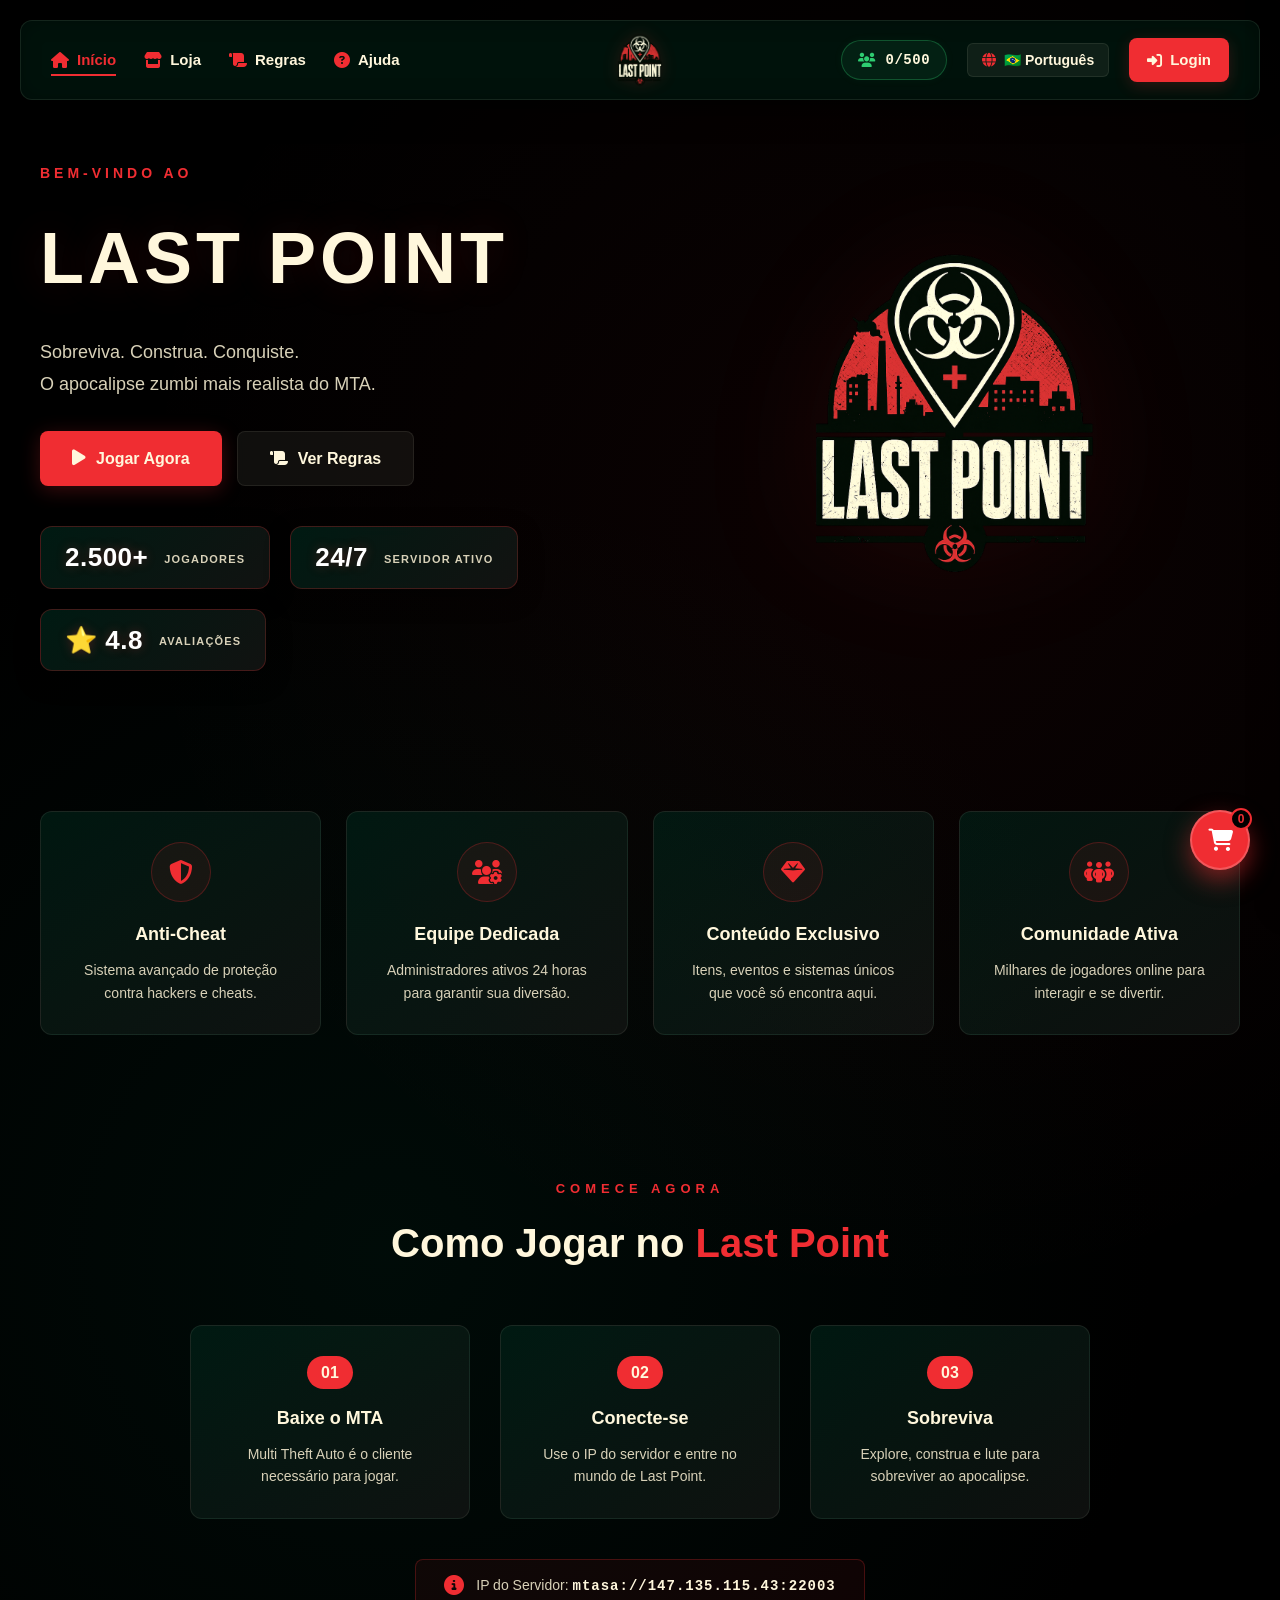
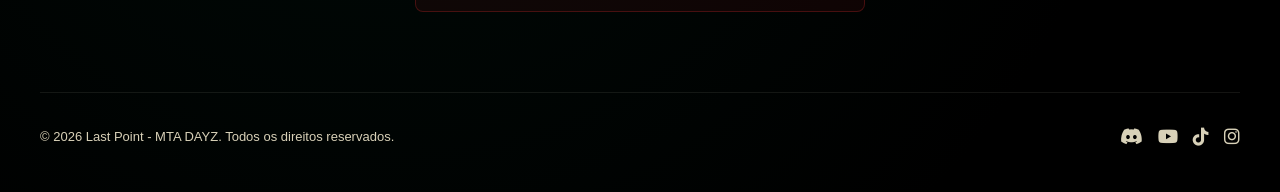
<file: index.html>
<!DOCTYPE html>
<html lang="pt-br">

<head>
    <meta charset="UTF-8">
    <meta name="viewport" content="width=device-width, initial-scale=1.0">
    <title>MTA DAYZ - Last Point</title>
    <link rel="stylesheet" href="css/style.css">
    <link rel="stylesheet" href="css/auth-modal.css">
    <link rel="stylesheet" href="https://cdnjs.cloudflare.com/ajax/libs/font-awesome/6.5.2/css/all.min.css">
</head>

<body>

    <video class="video-bg" autoplay muted loop playsinline>
        <source src="assets/video.mp4" type="video/mp4">
    </video>

    <!-- ==========================================
           NAVBAR
           ========================================== -->

    <nav class="navbar">

        <div class="navbar-esquerda">
            <a href="index.html" class="ativo">
                <i class="fa-solid fa-house"></i>
                <span data-trad-nav="inicio">Início</span>
            </a>
            <a href="loja.html">
                <i class="fa-solid fa-store"></i>
                <span data-trad-nav="loja">Loja</span>
            </a>
            <a href="regras.html">
                <i class="fa-solid fa-scroll"></i>
                <span data-trad-nav="regras">Regras</span>
            </a>
            <a href="ajuda.html">
                <i class="fa-solid fa-circle-question"></i>
                <span data-trad-nav="ajuda">Ajuda</span>
            </a>
        </div>

        <img
            class="navbar-logo"
            src="assets/logo.png"
            alt="Last Point - Logo"
        >

        <div class="navbar-direita">
        <a href="#" class="badge-online">
            <i class="fa-solid fa-users"></i>
            <span class="stat-numero" id="qtdPlayers">0/500</span>
        </a>
            <div class="container-idioma">
                <button class="botao-idioma">
                    <i class="fa-solid fa-globe"></i>
                    <span>🇧🇷 Português</span>
                </button>
                <div class="dropdown-idiomas">
                    <button class="opcao-idioma ativo" data-idioma="pt">
                        <span class="flag">🇧🇷</span>
                        Português
                    </button>
                    <button class="opcao-idioma" data-idioma="en">
                        <span class="flag">🇺🇸</span>
                        English
                    </button>
                </div>
            </div>
            <a href="#" class="botao-login">
                <i class="fa-solid fa-right-to-bracket"></i>
                <span data-trad-nav="login">Login</span>
            </a>

        </div>

    </nav>


    <!-- ==========================================
           CONTEÚDO PRINCIPAL
           ========================================== -->

    <main class="pagina-inicial">

        <section class="hero">
            <div class="hero-conteudo">
                <span class="hero-etiqueta" data-trad="bemVindo">Bem-vindo ao</span>
                <h1 data-trad="titulo">LAST POINT</h1>
                <p class="hero-descricao">
                    <span data-trad="subtitulo">Sobreviva. Construa. Conquiste.</span>
                    <br>
                    <span data-trad="descricao">O apocalipse zumbi mais realista do MTA.</span>
                </p>

                <div class="hero-botoes">
                    <a href="#" class="botao-primario">
                        <i class="fa-solid fa-play"></i>
                        <span data-trad="jogar">Jogar Agora</span>
                    </a>
                    <a href="regras.html" class="botao-secundario">
                        <i class="fa-solid fa-scroll"></i>
                        <span data-trad="verRegras">Ver Regras</span>
                    </a>
                </div>

                <div class="hero-stats">
                    <div class="stat-item">
                        <span class="stat-numero">2.500+</span>
                        <span class="stat-rotulo" data-trad="jogadores">Jogadores</span>
                    </div>
                    <div class="stat-item">
                        <span class="stat-numero">24/7</span>
                        <span class="stat-rotulo" data-trad="servidorAtivo">Servidor Ativo</span>
                    </div>
                    <div class="stat-item">
                        <span class="stat-numero">⭐ 4.8</span>
                        <span class="stat-rotulo" data-trad="avaliacoes">Avaliações</span>
                    </div>
                </div>
            </div>

            <div class="hero-imagem">
                <img src="assets/logo.png" alt="Last Point" class="hero-logo-grande">
            </div>
        </section>

        <section class="diferenciais">
            <div class="diferencial-card">
                <div class="diferencial-icone">
                    <i class="fa-solid fa-shield-halved"></i>
                </div>
                <h3 data-trad="diferenciais.antiCheat">Anti-Cheat</h3>
                <p data-trad="diferenciais.antiCheatDesc">Sistema avançado de proteção contra hackers e cheats.</p>
            </div>

            <div class="diferencial-card">
                <div class="diferencial-icone">
                    <i class="fa-solid fa-users-gear"></i>
                </div>
                <h3 data-trad="diferenciais.equipe">Equipe Dedicada</h3>
                <p data-trad="diferenciais.equipeDesc">Administradores ativos 24 horas para garantir sua diversão.</p>
            </div>

            <div class="diferencial-card">
                <div class="diferencial-icone">
                    <i class="fa-solid fa-gem"></i>
                </div>
                <h3 data-trad="diferenciais.conteudo">Conteúdo Exclusivo</h3>
                <p data-trad="diferenciais.conteudoDesc">Itens, eventos e sistemas únicos que você só encontra aqui.</p>
            </div>

            <div class="diferencial-card">
                <div class="diferencial-icone">
                    <i class="fa-solid fa-people-group"></i>
                </div>
                <h3 data-trad="diferenciais.comunidade">Comunidade Ativa</h3>
                <p data-trad="diferenciais.comunidadeDesc">Milhares de jogadores online para interagir e se divertir.</p>
            </div>
        </section>

        <section class="como-jogar">
            <span class="secao-etiqueta" data-trad="comoJogar.cagora">Comece Agora</span>
            <h2>
                <span data-trad="comoJogar.titulo">Como Jogar no</span>
                <span class="destaque-texto" data-trad="comoJogar.destaque">Last Point</span>
            </h2>

            <div class="passos-grid">
                <div class="passo-item">
                    <span class="passo-numero">01</span>
                    <h4 data-trad="comoJogar.passo1">Baixe o MTA</h4>
                    <p data-trad="comoJogar.passo1Desc">Multi Theft Auto é o cliente necessário para jogar.</p>
                </div>

                <div class="passo-item">
                    <span class="passo-numero">02</span>
                    <h4 data-trad="comoJogar.passo2">Conecte-se</h4>
                    <p data-trad="comoJogar.passo2Desc">Use o IP do servidor e entre no mundo de Last Point.</p>
                </div>

                <div class="passo-item">
                    <span class="passo-numero">03</span>
                    <h4 data-trad="comoJogar.passo3">Sobreviva</h4>
                    <p data-trad="comoJogar.passo3Desc">Explore, construa e lute para sobreviver ao apocalipse.</p>
                </div>
            </div>

            <div class="passo-extra">
                <i class="fa-solid fa-circle-info"></i>
                <p>
                    <span data-trad="comoJogar.ipServidor">IP do Servidor:</span>
                    <span class="ip-servidor">mtasa://147.135.115.43:22003</span>
                </p>
            </div>
        </section>

        <footer class="rodape">
            <p>© 2026 Last Point - MTA DAYZ. <span data-trad="rodape">Todos os direitos reservados.</span></p>
            <div class="rodape-social">
                <a href="#discord"><i class="fa-brands fa-discord"></i></a>
                <a href="#yt"><i class="fa-brands fa-youtube"></i></a>
                <a href="#tiktok"><i class="fa-brands fa-tiktok"></i></a>
                <a href="#ig"><i class="fa-brands fa-instagram"></i></a>
            </div>
        </footer>

    </main>

    <script src="js/traducoes.js"></script>
    <script src="js/idioma.js"></script>
    <script src="js/auth.js"></script>

    <!-- Botão Fixo de Acesso ao Carrinho -->
<button class="botao-carrinho-fixo" id="abrirCarrinho">
    <i class="fa-solid fa-cart-shopping"></i>
    <span class="carrinho-badge" id="carrinhoQtd">0</span>
</button>

<!-- Drawer / Aba Lateral do Carrinho -->
<div class="carrinho-drawer-overlay" id="carrinhoOverlay"></div>
<aside class="carrinho-drawer" id="carrinhoDrawer">
    <div class="carrinho-cabecalho">
        <h2><i class="fa-solid fa-cart-shopping"></i> Meu Carrinho</h2>
        <button class="fechar-drawer" id="fecharCarrinho">&times;</button>
    </div>
    <div class="carrinho-conteudo" id="carrinhoItens">
        <p class="carrinho-vazio">Seu carrinho está vazio.</p>
    </div>
    <div class="carrinho-rodape">
        <div class="carrinho-total">
            <span>Total:</span>
            <strong id="carrinhoTotal">R$ 0,00</strong>
        </div>
        <button class="botao-finalizar" id="btnFinalizarCompra">Finalizar Compra</button>
    </div>
</aside>

<!-- Modal de Login Re-estilizado -->
<div class="modal-auth-overlay" id="authModalOverlay">
    <div class="modal-auth">
        <button class="fechar-modal" id="fecharAuthModal">&times;</button>
        <div class="auth-cabecalho">
            <i class="fa-solid fa-shield-halved"></i>
            <h2>Área do Jogador</h2>
            <p>Entre na sua conta para continuar</p>
        </div>
        <form id="formLogin" class="form-auth">
            <div class="campo-grupo">
                <label for="inputUsuario">Usuário</label>
                <div class="input-com-icone">
                    <i class="fa-solid fa-user"></i>
                    <input type="text" id="inputUsuario" placeholder="Digite seu usuário" required>
                </div>
            </div>
            <div class="campo-grupo">
                <label for="inputSenha">Senha</label>
                <div class="input-com-icone">
                    <i class="fa-solid fa-lock"></i>
                    <input type="password" id="inputSenha" placeholder="Digite sua senha" required>
                </div>
            </div>
            <div id="mensagemErro" class="mensagem-erro"></div>
            <button type="submit" class="botao-submit-auth">
                <i class="fa-solid fa-right-to-bracket"></i> Entrar
            </button>
        </form>
    </div>
</div>

</body>
</html>
</file>
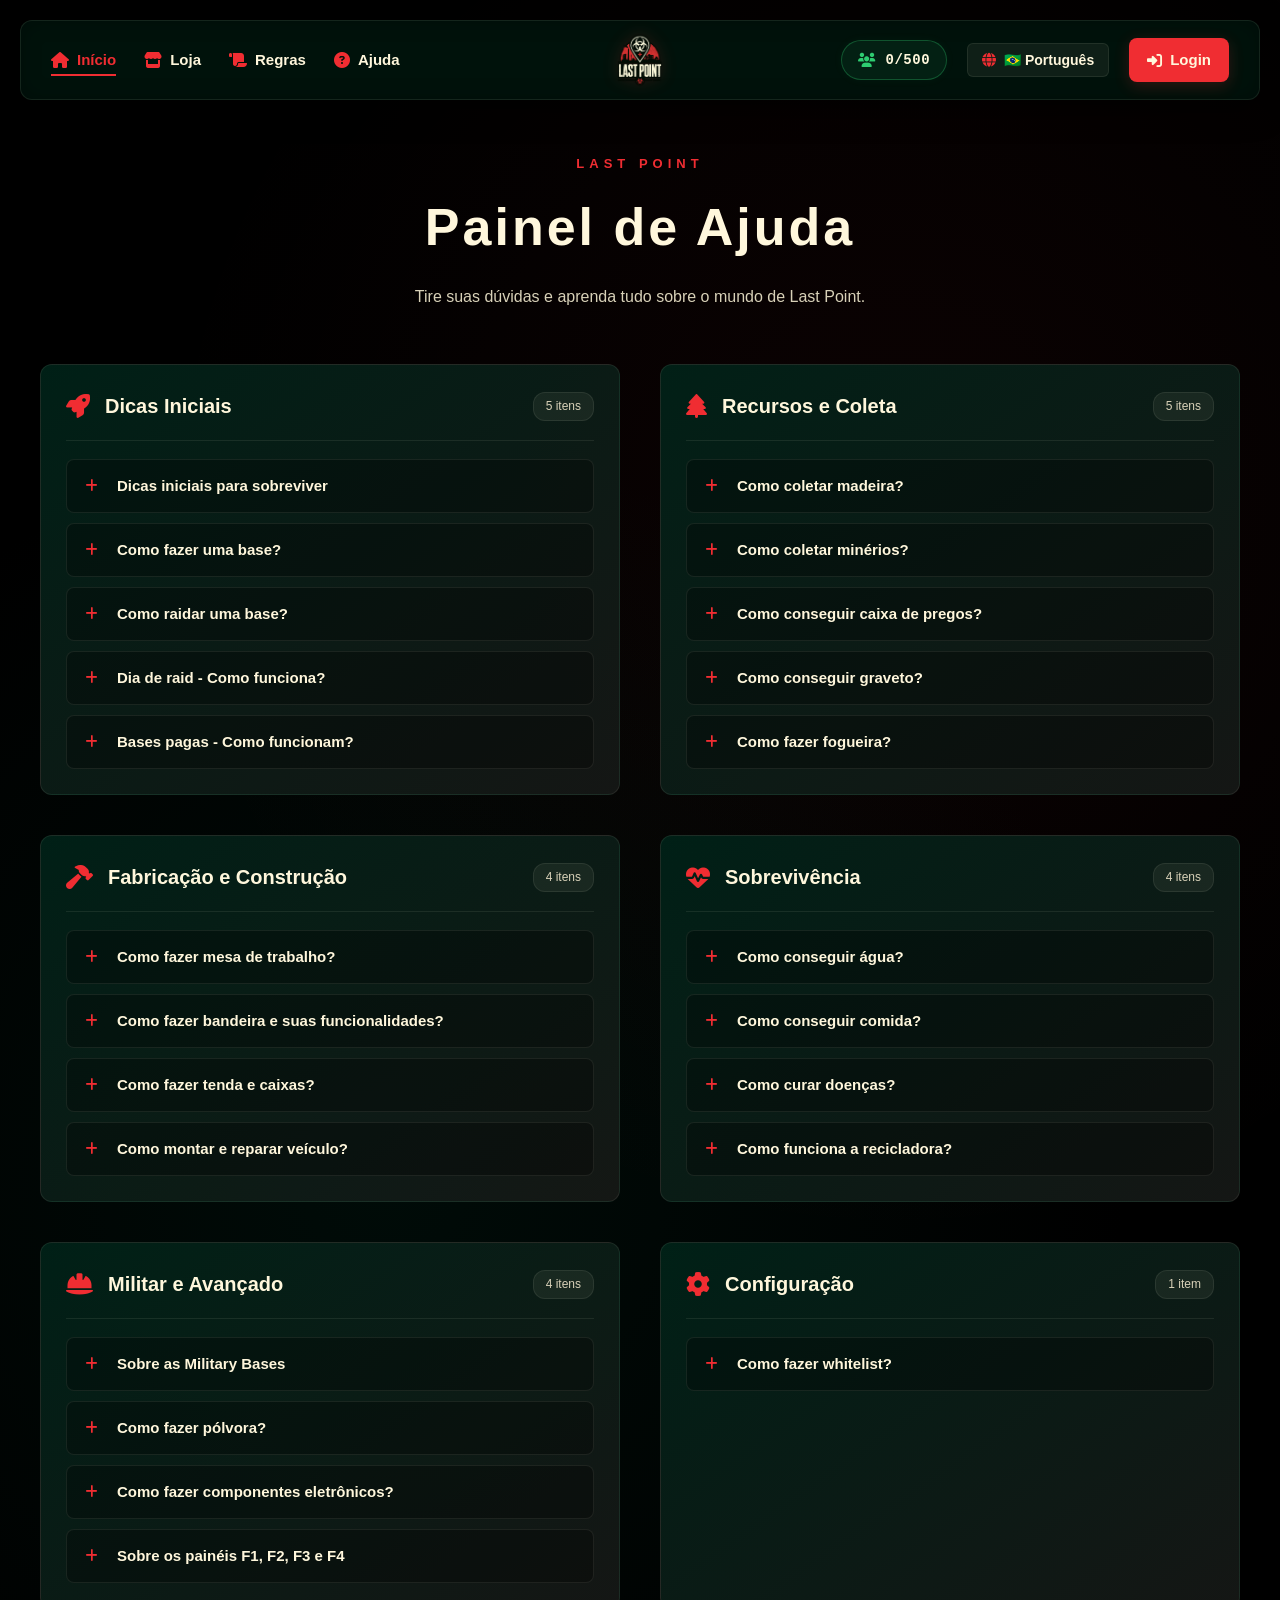
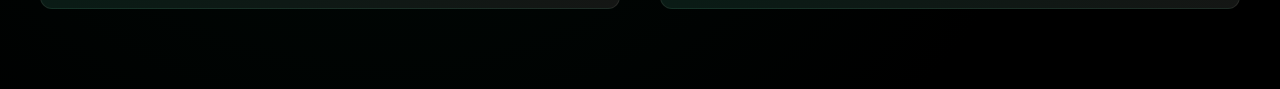
<file: ajuda.html>
<!DOCTYPE html>
<html lang="pt-br">

<head>
    <meta charset="UTF-8">
    <meta name="viewport" content="width=device-width, initial-scale=1.0">
    <title>Painel de Ajuda - MTA DAYZ | Last Point</title>

    <link rel="stylesheet" href="css/style.css">
    <link rel="stylesheet" href="css/ajuda.css">

    <link
        rel="stylesheet"
        href="https://cdnjs.cloudflare.com/ajax/libs/font-awesome/6.5.2/css/all.min.css"
    >
</head>

<body>

    <video class="video-bg" autoplay muted loop playsinline>
        <source src="assets/video.mp4" type="video/mp4">
    </video>
    
    <!-- ==========================================
           NAVBAR
           ========================================== -->

    <nav class="navbar">

        <div class="navbar-esquerda">
            <a href="index.html" class="ativo">
                <i class="fa-solid fa-house"></i>
                <span data-trad-nav="inicio">Início</span>
            </a>
            <a href="loja.html">
                <i class="fa-solid fa-store"></i>
                <span data-trad-nav="loja">Loja</span>
            </a>
            <a href="regras.html">
                <i class="fa-solid fa-scroll"></i>
                <span data-trad-nav="regras">Regras</span>
            </a>
            <a href="ajuda.html">
                <i class="fa-solid fa-circle-question"></i>
                <span data-trad-nav="ajuda">Ajuda</span>
            </a>
        </div>

        <img
            class="navbar-logo"
            src="assets/logo.png"
            alt="Last Point - Logo"
        >

        <div class="navbar-direita">
        <a href="#" class="badge-online">
            <i class="fa-solid fa-users"></i>
            <span class="stat-numero" id="qtdPlayers">0/500</span>
        </a>
            <div class="container-idioma">
                <button class="botao-idioma">
                    <i class="fa-solid fa-globe"></i>
                    <span>🇧🇷 Português</span>
                </button>
                <div class="dropdown-idiomas">
                    <button class="opcao-idioma ativo" data-idioma="pt">
                        <span class="flag">🇧🇷</span>
                        Português
                    </button>
                    <button class="opcao-idioma" data-idioma="en">
                        <span class="flag">🇺🇸</span>
                        English
                    </button>
                </div>
            </div>
            <a href="#" class="botao-login">
                <i class="fa-solid fa-right-to-bracket"></i>
                <span data-trad-nav="login">Login</span>
            </a>

        </div>

    </nav>


    <!-- ==========================================
           CONTEÚDO PRINCIPAL - AJUDA
           ========================================== -->

    <main class="pagina-ajuda">

        <section class="cabecalho-ajuda">
            <span class="etiqueta-ajuda">Last Point</span>
            <h1 data-trad="titulo">Painel de Ajuda</h1>
            <p data-trad="subtitulo">
                Tire suas dúvidas e aprenda tudo sobre o mundo de Last Point.
            </p>
        </section>

        <section class="grade-ajuda">

            <!-- CATEGORIA 1 - INICIAIS -->
            <div class="categoria-ajuda">
                <div class="cabecalho-categoria">
                    <i class="fa-solid fa-rocket"></i>
                    <h2 data-trad="cat1_titulo">Dicas Iniciais</h2>
                    <span class="quantidade" data-trad="cat1_qtd">5 itens</span>
                </div>
                <div class="lista-duvidas">

                    <div class="item-duvida">
                        <div class="duvida-header" onclick="toggleDuvida(this)">
                            <i class="fa-solid fa-plus icone-toggle"></i>
                            <h3 data-trad="q1_title">Dicas iniciais para sobreviver</h3>
                        </div>
                        <div class="duvida-resposta">
                            <p data-trad="q1_p1"><strong>1. Priorize água e comida:</strong> Sua barra de fome e sede são essenciais. Procure por poços, rios e saqueie casas em busca de alimentos.</p>
                            <p data-trad="q1_p2"><strong>2. Fique atento aos zumbis:</strong> Evite confrontos desnecessários no início. Use furtividade para se locomover.</p>
                            <p data-trad="q1_p3"><strong>3. Junte-se a outros sobreviventes:</strong> Grupos aumentam suas chances de sobrevivência.</p>
                            <p data-trad="q1_p4"><strong>4. Faça uma base simples:</strong> Comece com uma estrutura pequena para guardar seus itens.</p>
                            <p data-trad="q1_p5"><strong>5. Explore com cuidado:</strong> Conheça o mapa e saiba onde encontrar recursos importantes.</p>
                        </div>
                    </div>

                    <div class="item-duvida">
                        <div class="duvida-header" onclick="toggleDuvida(this)">
                            <i class="fa-solid fa-plus icone-toggle"></i>
                            <h3 data-trad="q2_title">Como fazer uma base?</h3>
                        </div>
                        <div class="duvida-resposta">
                            <p data-trad="q2_p1">Para construir sua base, você precisará de <strong>madeira</strong> e <strong>pregos</strong>.</p>
                            <ol>
                                <li data-trad="q2_li1">Colete madeira com um machado (F1 → Ferramentas).</li>
                                <li data-trad="q2_li2">Consiga pregos em caixas de ferramentas ou na recicladora.</li>
                                <li data-trad="q2_li3">Acesse o menu de construção (F2) e selecione "Construir Base".</li>
                                <li data-trad="q2_li4">Escolha o local e comece a montar sua estrutura.</li>
                            </ol>
                            <p data-trad="q2_dica"><strong>💡 Dica:</strong> Bases mais resistentes exigem materiais melhores como tijolos e cimento.</p>
                        </div>
                    </div>

                    <div class="item-duvida">
                        <div class="duvida-header" onclick="toggleDuvida(this)">
                            <i class="fa-solid fa-plus icone-toggle"></i>
                            <h3 data-trad="q3_title">Como raidar uma base?</h3>
                        </div>
                        <div class="duvida-resposta">
                            <p data-trad="q3_p1">Raidar uma base requer preparação e ferramentas adequadas:</p>
                            <ol>
                                <li data-trad="q3_li1"><strong>Ferramentas de arrombamento:</strong> Marreta, pé de cabra ou explosivos.</li>
                                <li data-trad="q3_li2"><strong>Observe a estrutura:</strong> Identifique pontos fracos (portas, janelas).</li>
                                <li data-trad="q3_li3"><strong>Use explosivos:</strong> C4, granadas ou foguetes para paredes mais fortes.</li>
                                <li data-trad="q3_li4"><strong>Tenha um plano de fuga:</strong> Outros jogadores podem aparecer.</li>
                            </ol>
                            <p data-trad="q3_aviso"><strong>⚠️ Atenção:</strong> Raidar bases de outros jogadores tem regras específicas. Consulte as <a href="regras.html">Regras do Servidor</a>.</p>
                        </div>
                    </div>

                    <div class="item-duvida">
                        <div class="duvida-header" onclick="toggleDuvida(this)">
                            <i class="fa-solid fa-plus icone-toggle"></i>
                            <h3 data-trad="q4_title">Dia de raid - Como funciona?</h3>
                        </div>
                        <div class="duvida-resposta">
                            <p data-trad="q4_p1">O <strong>Dia de Raid</strong> é um evento especial onde as bases ficam vulneráveis em horários específicos.</p>
                            <ul>
                                <li data-trad="q4_li1"><strong>Horários:</strong> Aos sábados das 14h às 18h (horário de Brasília).</li>
                                <li data-trad="q4_li2"><strong>Proteção:</strong> Durante os dias normais, as bases são protegidas.</li>
                                <li data-trad="q4_li3"><strong>Recompensas:</strong> Saques maiores e itens raros estão disponíveis.</li>
                            </ul>
                            <p data-trad="q4_dica"><strong>🎯 Estratégia:</strong> Planeje seus ataques e forme alianças para aumentar suas chances.</p>
                        </div>
                    </div>

                    <div class="item-duvida">
                        <div class="duvida-header" onclick="toggleDuvida(this)">
                            <i class="fa-solid fa-plus icone-toggle"></i>
                            <h3 data-trad="q5_title">Bases pagas - Como funcionam?</h3>
                        </div>
                        <div class="duvida-resposta">
                            <p data-trad="q5_p1">Bases pagas são áreas seguras adquiridas com <strong>Coins</strong> (moeda do servidor).</p>
                            <ul>
                                <li data-trad="q5_li1"><strong>Proteção total:</strong> Nenhum jogador pode invadir sua base paga.</li>
                                <li data-trad="q5_li2"><strong>Armazenamento seguro:</strong> Seus itens ficam protegidos contra roubos.</li>
                                <li data-trad="q5_li3"><strong>Personalização:</strong> Você pode decorar e expandir sua base.</li>
                                <li data-trad="q5_li4"><strong>Valores:</strong> A partir de R$ 19,90 (consulte a <a href="loja.html">Loja</a>).</li>
                            </ul>
                            <p data-trad="q5_dica"><strong>💡 Vantagem:</strong> Ideal para quem quer jogar com tranquilidade sem perder seus itens.</p>
                        </div>
                    </div>

                </div>
            </div>

            <!-- CATEGORIA 2 - RECURSOS E COLETA -->
            <div class="categoria-ajuda">
                <div class="cabecalho-categoria">
                    <i class="fa-solid fa-tree"></i>
                    <h2 data-trad="cat2_titulo">Recursos e Coleta</h2>
                    <span class="quantidade" data-trad="cat2_qtd">5 itens</span>
                </div>
                <div class="lista-duvidas">

                    <div class="item-duvida">
                        <div class="duvida-header" onclick="toggleDuvida(this)">
                            <i class="fa-solid fa-plus icone-toggle"></i>
                            <h3 data-trad="q6_title">Como coletar madeira?</h3>
                        </div>
                        <div class="duvida-resposta">
                            <p data-trad="q6_p1">Para coletar madeira você precisa de um <strong>machado</strong>.</p>
                            <ol>
                                <li data-trad="q6_li1">Acesse o menu <strong>F1 → Ferramentas</strong> e pegue um machado.</li>
                                <li data-trad="q6_li2">Encontre árvores pelo mapa (áreas verdes e florestas).</li>
                                <li data-trad="q6_li3">Com o machado em mãos, clique nas árvores para coletar.</li>
                                <li data-trad="q6_li4">Cada árvore rende de 5 a 15 unidades de madeira.</li>
                            </ol>
                            <p data-trad="q6_dica"><strong>💡 Dica:</strong> Use uma motosserra para coletar madeira mais rápido.</p>
                        </div>
                    </div>

                    <div class="item-duvida">
                        <div class="duvida-header" onclick="toggleDuvida(this)">
                            <i class="fa-solid fa-plus icone-toggle"></i>
                            <h3 data-trad="q7_title">Como coletar minérios?</h3>
                        </div>
                        <div class="duvida-resposta">
                            <p data-trad="q7_p1">Minérios são essenciais para fabricar itens avançados.</p>
                            <ol>
                                <li data-trad="q7_li1">Pegue uma <strong>picareta</strong> no menu F1 → Ferramentas.</li>
                                <li data-trad="q7_li2">Encontre pedras e minas espalhadas pelo mapa.</li>
                                <li data-trad="q7_li3">Use a picareta para quebrar as rochas e coletar minérios.</li>
                                <li data-trad="q7_li4"><strong>Tipos de minério:</strong> Ferro, Cobre, Ouro, Titânio e Urânio.</li>
                            </ol>
                            <p data-trad="q7_dica"><strong>⚠️ Cuidado:</strong> Algumas áreas têm minérios mais raros, mas também mais perigosas.</p>
                        </div>
                    </div>

                    <div class="item-duvida">
                        <div class="duvida-header" onclick="toggleDuvida(this)">
                            <i class="fa-solid fa-plus icone-toggle"></i>
                            <h3 data-trad="q8_title">Como conseguir caixa de pregos?</h3>
                        </div>
                        <div class="duvida-resposta">
                            <p data-trad="q8_p1">Pregos são essenciais para construções e reparos.</p>
                            <ul>
                                <li data-trad="q8_li1"><strong>Lojas:</strong> Compre em mercados e lojas pelo mapa.</li>
                                <li data-trad="q8_li2"><strong>Saque:</strong> Encontre em garagens, oficinas e construções abandonadas.</li>
                                <li data-trad="q8_li3"><strong>Reciclagem:</strong> Utilize a recicladora para transformar sucata em pregos.</li>
                                <li data-trad="q8_li4"><strong>Troca:</strong> Negocie com outros jogadores.</li>
                            </ul>
                            <p data-trad="q8_dica"><strong>💡 Dica:</strong> Caixas de ferramentas geralmente contêm pregos.</p>
                        </div>
                    </div>

                    <div class="item-duvida">
                        <div class="duvida-header" onclick="toggleDuvida(this)">
                            <i class="fa-solid fa-plus icone-toggle"></i>
                            <h3 data-trad="q9_title">Como conseguir graveto?</h3>
                        </div>
                        <div class="duvida-resposta">
                            <p data-trad="q9_p1">Gravetos são usados para fazer fogueiras e itens básicos.</p>
                            <ul>
                                <li data-trad="q9_li1"><strong>Árvores caídas:</strong> Interaja com troncos no chão.</li>
                                <li data-trad="q9_li2"><strong>Arbustos:</strong> Alguns arbustos podem ser quebrados para gravetos.</li>
                                <li data-trad="q9_li3"><strong>Saque:</strong> Encontre em casas e construções abandonadas.</li>
                                <li data-trad="q9_li4"><strong>Ferramenta:</strong> Use uma faca ou machado para coletar mais rápido.</li>
                            </ul>
                        </div>
                    </div>

                    <div class="item-duvida">
                        <div class="duvida-header" onclick="toggleDuvida(this)">
                            <i class="fa-solid fa-plus icone-toggle"></i>
                            <h3 data-trad="q10_title">Como fazer fogueira?</h3>
                        </div>
                        <div class="duvida-resposta">
                            <p data-trad="q10_p1">A fogueira é essencial para cozinhar e se aquecer.</p>
                            <ol>
                                <li data-trad="q10_li1">Colete <strong>gravetos</strong> (veja item acima).</li>
                                <li data-trad="q10_li2">Acesse o menu de <strong>Fabricação (F3)</strong>.</li>
                                <li data-trad="q10_li3">Selecione "Fogueira" e confirme.</li>
                                <li data-trad="q10_li4">Posicione a fogueira no chão e acenda com isqueiro ou fósforos.</li>
                            </ol>
                            <p data-trad="q10_dica"><strong>💡 Dica:</strong> Você pode cozinhar alimentos na fogueira.</p>
                        </div>
                    </div>

                </div>
            </div>

            <!-- CATEGORIA 3 - FABRICAÇÃO E CONSTRUÇÃO -->
            <div class="categoria-ajuda">
                <div class="cabecalho-categoria">
                    <i class="fa-solid fa-hammer"></i>
                    <h2 data-trad="cat3_titulo">Fabricação e Construção</h2>
                    <span class="quantidade" data-trad="cat3_qtd">4 itens</span>
                </div>
                <div class="lista-duvidas">

                    <div class="item-duvida">
                        <div class="duvida-header" onclick="toggleDuvida(this)">
                            <i class="fa-solid fa-plus icone-toggle"></i>
                            <h3 data-trad="q11_title">Como fazer mesa de trabalho?</h3>
                        </div>
                        <div class="duvida-resposta">
                            <p data-trad="q11_p1">A mesa de trabalho permite fabricar itens avançados.</p>
                            <ol>
                                <li data-trad="q11_li1">Consiga <strong>madeira</strong> e <strong>pregos</strong>.</li>
                                <li data-trad="q11_li2">Acesse o menu de <strong>Fabricação (F3)</strong>.</li>
                                <li data-trad="q11_li3">Selecione "Mesa de Trabalho" e confirme.</li>
                                <li data-trad="q11_li4">Posicione a mesa em sua base.</li>
                            </ol>
                            <p data-trad="q11_dica"><strong>💡 Benefício:</strong> Com a mesa você pode fazer armas, munição e equipamentos.</p>
                        </div>
                    </div>

                    <div class="item-duvida">
                        <div class="duvida-header" onclick="toggleDuvida(this)">
                            <i class="fa-solid fa-plus icone-toggle"></i>
                            <h3 data-trad="q12_title">Como fazer bandeira e suas funcionalidades?</h3>
                        </div>
                        <div class="duvida-resposta">
                            <p data-trad="q12_p1">A bandeira é o coração da sua base!</p>
                            <h4 data-trad="q12_h4_1">Como fazer:</h4>
                            <ol>
                                <li data-trad="q12_li1">Consiga <strong>tecido</strong> e <strong>madeira</strong>.</li>
                                <li data-trad="q12_li2">Use o menu <strong>Fabricação (F3)</strong>.</li>
                                <li data-trad="q12_li3">Selecione "Bandeira" e confirme.</li>
                            </ol>
                            <h4 data-trad="q12_h4_2">Funcionalidades:</h4>
                            <ul>
                                <li data-trad="q12_li4"><strong>Proteção de área:</strong> Cria uma zona segura ao redor.</li>
                                <li data-trad="q12_li5"><strong>Fast Travel:</strong> Permite teleporte para sua base (com tempo de espera).</li>
                                <li data-trad="q12_li6"><strong>Reviver companheiros:</strong> Membros do grupo podem ser revividos na bandeira.</li>
                            </ul>
                        </div>
                    </div>

                    <div class="item-duvida">
                        <div class="duvida-header" onclick="toggleDuvida(this)">
                            <i class="fa-solid fa-plus icone-toggle"></i>
                            <h3 data-trad="q13_title">Como fazer tenda e caixas?</h3>
                        </div>
                        <div class="duvida-resposta">
                            <p data-trad="q13_p1">Tendas e caixas são usadas para armazenar seus itens.</p>
                            <h4 data-trad="q13_h4_1">Tenda:</h4>
                            <ol>
                                <li data-trad="q13_li1">Consiga <strong>lona</strong> e <strong>cordas</strong>.</li>
                                <li data-trad="q13_li2">Acesse <strong>Fabricação (F3) → Armazenamento</strong>.</li>
                                <li data-trad="q13_li3">Selecione "Tenda" e posicione.</li>
                            </ol>
                            <h4 data-trad="q13_h4_2">Caixas:</h4>
                            <ol>
                                <li data-trad="q13_li4">Consiga <strong>madeira</strong> e <strong>pregos</strong>.</li>
                                <li data-trad="q13_li5">Acesse <strong>Fabricação (F3) → Armazenamento</strong>.</li>
                                <li data-trad="q13_li6">Selecione "Caixa" e posicione.</li>
                            </ol>
                            <p data-trad="q13_dica"><strong>💡 Dica:</strong> Caixas são mais seguras que tendas, mas exigem mais recursos.</p>
                        </div>
                    </div>

                    <div class="item-duvida">
                        <div class="duvida-header" onclick="toggleDuvida(this)">
                            <i class="fa-solid fa-plus icone-toggle"></i>
                            <h3 data-trad="q14_title">Como montar e reparar veículo?</h3>
                        </div>
                        <div class="duvida-resposta">
                            <p data-trad="q14_p1">Veículos são essenciais para explorar o mapa rapidamente.</p>
                            <h4 data-trad="q14_h4_1">Como montar:</h4>
                            <ol>
                                <li data-trad="q14_li1">Encontre as <strong>peças</strong> do veículo (motor, rodas, chassis).</li>
                                <li data-trad="q14_li2">Monte no menu <strong>F3 → Veículos</strong>.</li>
                                <li data-trad="q14_li3">Use <strong>combustível</strong> para abastecer.</li>
                            </ol>
                            <h4 data-trad="q14_h4_2">Como reparar:</h4>
                            <ol>
                                <li data-trad="q14_li4">Use um <strong>kit de reparo</strong> ou <strong>ferramentas</strong>.</li>
                                <li data-trad="q14_li5">Acesse o veículo e selecione "Reparar".</li>
                                <li data-trad="q14_li6">Peças danificadas podem ser trocadas.</li>
                            </ol>
                            <p data-trad="q14_dica"><strong>⚠️ Atenção:</strong> Veículos fazem barulho e atraem zumbis!</p>
                        </div>
                    </div>

                </div>
            </div>

            <!-- CATEGORIA 4 - SOBREVIVÊNCIA -->
            <div class="categoria-ajuda">
                <div class="cabecalho-categoria">
                    <i class="fa-solid fa-heart-pulse"></i>
                    <h2 data-trad="cat4_titulo">Sobrevivência</h2>
                    <span class="quantidade" data-trad="cat4_qtd">4 itens</span>
                </div>
                <div class="lista-duvidas">

                    <div class="item-duvida">
                        <div class="duvida-header" onclick="toggleDuvida(this)">
                            <i class="fa-solid fa-plus icone-toggle"></i>
                            <h3 data-trad="q15_title">Como conseguir água?</h3>
                        </div>
                        <div class="duvida-resposta">
                            <p data-trad="q15_p1">Água é vital para sua sobrevivência.</p>
                            <ul>
                                <li data-trad="q15_li1"><strong>Poços:</strong> Use um balde para coletar água.</li>
                                <li data-trad="q15_li2"><strong>Rios e lagos:</strong> Beba diretamente (risco de doenças).</li>
                                <li data-trad="q15_li3"><strong>Chuva:</strong> Coloque recipientes para coletar água da chuva.</li>
                                <li data-trad="q15_li4"><strong>Comida:</strong> Alguns alimentos fornecem hidratação.</li>
                                <li data-trad="q15_li5"><strong>Purificador:</strong> Use pastilhas ou ferva a água para purificar.</li>
                            </ul>
                            <p data-trad="q15_dica"><strong>💡 Dica:</strong> Sempre tenha uma garrafa de água reserva.</p>
                        </div>
                    </div>

                    <div class="item-duvida">
                        <div class="duvida-header" onclick="toggleDuvida(this)">
                            <i class="fa-solid fa-plus icone-toggle"></i>
                            <h3 data-trad="q16_title">Como conseguir comida?</h3>
                        </div>
                        <div class="duvida-resposta">
                            <p data-trad="q16_p1">Comida mantém sua energia e saúde.</p>
                            <ul>
                                <li data-trad="q16_li1"><strong>Caça:</strong> Cace animais com armas ou armadilhas.</li>
                                <li data-trad="q16_li2"><strong>Coleta:</strong> Frutas, vegetais e cogumelos estão pelo mapa.</li>
                                <li data-trad="q16_li3"><strong>Saque:</strong> Encontre enlatados em casas e mercados.</li>
                                <li data-trad="q16_li4"><strong>Pesca:</strong> Use uma vara de pescar em rios e lagos.</li>
                                <li data-trad="q16_li5"><strong>Agricultura:</strong> Plante sementes e cultive alimentos.</li>
                            </ul>
                            <p data-trad="q16_dica"><strong>⚠️ Cuidado:</strong> Comida crua pode causar doenças. Cozinhe antes de comer.</p>
                        </div>
                    </div>

                    <div class="item-duvida">
                        <div class="duvida-header" onclick="toggleDuvida(this)">
                            <i class="fa-solid fa-plus icone-toggle"></i>
                            <h3 data-trad="q17_title">Como curar doenças?</h3>
                        </div>
                        <div class="duvida-resposta">
                            <p data-trad="q17_p1">Doenças podem ser fatais se não tratadas.</p>
                            <h4 data-trad="q17_h4_1">Tipos de doenças:</h4>
                            <ul>
                                <li data-trad="q17_li1"><strong>Infecção:</strong> Causada por feridas não tratadas.</li>
                                <li data-trad="q17_li2"><strong>Envenenamento:</strong> Comida estragada ou água contaminada.</li>
                                <li data-trad="q17_li3"><strong>Hipotermia:</strong> Ficar muito tempo no frio.</li>
                                <li data-trad="q17_li4"><strong>Insolação:</strong> Exposição excessiva ao sol.</li>
                            </ul>
                            <h4 data-trad="q17_h4_2">Remédios:</h4>
                            <ul>
                                <li data-trad="q17_li5"><strong>Antibióticos:</strong> Curam infecções.</li>
                                <li data-trad="q17_li6"><strong>Carvão ativado:</strong> Trata envenenamento.</li>
                                <li data-trad="q17_li7"><strong>Remédios:</strong> Encontre em hospitais e farmácias.</li>
                                <li data-trad="q17_li8"><strong>Ervas medicinais:</strong> Coletadas na natureza.</li>
                            </ul>
                            <p data-trad="q17_dica"><strong>💡 Dica:</strong> Previna-se mantendo alimentação e hidratação em dia.</p>
                        </div>
                    </div>

                    <div class="item-duvida">
                        <div class="duvida-header" onclick="toggleDuvida(this)">
                            <i class="fa-solid fa-plus icone-toggle"></i>
                            <h3 data-trad="q18_title">Como funciona a recicladora?</h3>
                        </div>
                        <div class="duvida-resposta">
                            <p data-trad="q18_p1">A recicladora transforma itens inúteis em recursos valiosos.</p>
                            <ol>
                                <li data-trad="q18_li1">Construa a recicladora no menu <strong>F3 → Construção</strong>.</li>
                                <li data-trad="q18_li2">Coloque itens que você não usa (roupas, latas, sucata).</li>
                                <li data-trad="q18_li3">A recicladora processa e gera <strong>materiais</strong> como:</li>
                                <ul>
                                    <li data-trad="q18_subli1"><strong>Tecido</strong> (de roupas)</li>
                                    <li data-trad="q18_subli2"><strong>Metal</strong> (de ferramentas)</li>
                                    <li data-trad="q18_subli3"><strong>Plástico</strong> (de garrafas)</li>
                                    <li data-trad="q18_subli4"><strong>Pregos</strong> (de sucata)</li>
                                </ul>
                            </ol>
                            <p data-trad="q18_dica"><strong>💡 Dica:</strong> Use a recicladora para aproveitar ao máximo seus recursos.</p>
                        </div>
                    </div>

                </div>
            </div>

            <!-- CATEGORIA 5 - MILITAR E AVANÇADO -->
            <div class="categoria-ajuda">
                <div class="cabecalho-categoria">
                    <i class="fa-solid fa-helmet-safety"></i>
                    <h2 data-trad="cat5_titulo">Militar e Avançado</h2>
                    <span class="quantidade" data-trad="cat5_qtd">4 itens</span>
                </div>
                <div class="lista-duvidas">

                    <div class="item-duvida">
                        <div class="duvida-header" onclick="toggleDuvida(this)">
                            <i class="fa-solid fa-plus icone-toggle"></i>
                            <h3 data-trad="q19_title">Sobre as Military Bases</h3>
                        </div>
                        <div class="duvida-resposta">
                            <p data-trad="q19_p1">As <strong>Military Bases</strong> são áreas de alto risco e alta recompensa.</p>
                            <ul>
                                <li data-trad="q19_li1"><strong>Localização:</strong> Áreas estratégicas do mapa (consulte o mapa do servidor).</li>
                                <li data-trad="q19_li2"><strong>Itens encontrados:</strong> Armas militares, munição, coletes, equipamentos táticos.</li>
                                <li data-trad="q19_li3"><strong>Perigos:</strong> Zumbis mais fortes, outros jogadores e radiação.</li>
                                <li data-trad="q19_li4"><strong>Horário:</strong> Algumas bases são limpas em horários específicos.</li>
                            </ul>
                            <p data-trad="q19_aviso"><strong>⚠️ Atenção:</strong> Bases militares são PvP ativo. Prepare-se para combate.</p>
                            <p data-trad="q19_dica"><strong>💡 Dica:</strong> Vá em grupo e leve suprimentos extras.</p>
                        </div>
                    </div>

                    <div class="item-duvida">
                        <div class="duvida-header" onclick="toggleDuvida(this)">
                            <i class="fa-solid fa-plus icone-toggle"></i>
                            <h3 data-trad="q20_title">Como fazer pólvora?</h3>
                        </div>
                        <div class="duvida-resposta">
                            <p data-trad="q20_p1">A pólvora é essencial para fabricar munição e explosivos.</p>
                            <ol>
                                <li data-trad="q20_li1">Consiga <strong>carvão</strong> (queime madeira na fogueira).</li>
                                <li data-trad="q20_li2">Consiga <strong>enxofre</strong> (minere em vulcões ou áreas específicas).</li>
                                <li data-trad="q20_li3">Consiga <strong>salitre</strong> (encontre em cavernas ou recicle).</li>
                                <li data-trad="q20_li4">Use a <strong>Mesa de Trabalho</strong> e selecione "Fabricar Pólvora".</li>
                            </ol>
                            <p data-trad="q20_dica"><strong>💡 Dica:</strong> A pólvora também pode ser encontrada em bases militares.</p>
                        </div>
                    </div>

                    <div class="item-duvida">
                        <div class="duvida-header" onclick="toggleDuvida(this)">
                            <i class="fa-solid fa-plus icone-toggle"></i>
                            <h3 data-trad="q21_title">Como fazer componentes eletrônicos?</h3>
                        </div>
                        <div class="duvida-resposta">
                            <p data-trad="q21_p1">Componentes eletrônicos são usados para itens avançados.</p>
                            <ol>
                                <li data-trad="q21_li1">Consiga <strong>cobre</strong> e <strong>silício</strong>.</li>
                                <li data-trad="q21_li2">Derreta o cobre para fazer <strong>fios</strong>.</li>
                                <li data-trad="q21_li3">Combine fios com silício na <strong>Mesa de Trabalho</strong>.</li>
                                <li data-trad="q21_li4">Selecione "Componentes Eletrônicos".</li>
                            </ol>
                            <p data-trad="q21_dica"><strong>💡 Uso:</strong> Essenciais para rádios, sistemas de segurança e veículos avançados.</p>
                        </div>
                    </div>

                    <div class="item-duvida">
                        <div class="duvida-header" onclick="toggleDuvida(this)">
                            <i class="fa-solid fa-plus icone-toggle"></i>
                            <h3 data-trad="q22_title">Sobre os painéis F1, F2, F3 e F4</h3>
                        </div>
                        <div class="duvida-resposta">
                            <p data-trad="q22_p1">Os painéis de atalho são essenciais para navegar rapidamente:</p>
                            <div class="painel-grid">
                                <div class="painel-item">
                                    <span class="tecla">F1</span>
                                    <div class="painel-descricao">
                                        <strong data-trad="q22_f1_t">Inventário e Ferramentas</strong>
                                        <p data-trad="q22_f1_d">Acesse seu inventário, equipamentos e ferramentas básicas.</p>
                                    </div>
                                </div>
                                <div class="painel-item">
                                    <span class="tecla">F2</span>
                                    <div class="painel-descricao">
                                        <strong data-trad="q22_f2_t">Construção e Base</strong>
                                        <p data-trad="q22_f2_d">Construa estruturas, posicione itens e gerencie sua base.</p>
                                    </div>
                                </div>
                                <div class="painel-item">
                                    <span class="tecla">F3</span>
                                    <div class="painel-descricao">
                                        <strong data-trad="q22_f3_t">Fabricação</strong>
                                        <p data-trad="q22_f3_d">Fabrique armas, munição, equipamentos e itens avançados.</p>
                                    </div>
                                </div>
                                <div class="painel-item">
                                    <span class="tecla">F4</span>
                                    <div class="painel-descricao">
                                        <strong data-trad="q22_f4_t">Menu do Servidor</strong>
                                        <p data-trad="q22_f4_d">Acesse informações do servidor, grupos e configurações.</p>
                                    </div>
                                </div>
                            </div>
                            <p data-trad="q22_dica"><strong>💡 Dica:</strong> Memorize os atalhos para agir mais rápido em situações de perigo.</p>
                        </div>
                    </div>

                </div>
            </div>

            <!-- CATEGORIA 6 - CONFIGURAÇÃO -->
            <div class="categoria-ajuda">
                <div class="cabecalho-categoria">
                    <i class="fa-solid fa-gear"></i>
                    <h2 data-trad="cat6_titulo">Configuração</h2>
                    <span class="quantidade" data-trad="cat6_qtd">1 item</span>
                </div>
                <div class="lista-duvidas">

                    <div class="item-duvida">
                        <div class="duvida-header" onclick="toggleDuvida(this)">
                            <i class="fa-solid fa-plus icone-toggle"></i>
                            <h3 data-trad="q23_title">Como fazer whitelist?</h3>
                        </div>
                        <div class="duvida-resposta">
                            <p data-trad="q23_p1">A whitelist permite que apenas jogadores autorizados entrem no servidor.</p>
                            <h4 data-trad="q23_h4_1">Para jogadores:</h4>
                            <ol>
                                <li data-trad="q23_li1">Acesse o <strong>Discord</strong> oficial do servidor.</li>
                                <li data-trad="q23_li2">Entre no canal <strong>#whitelist</strong>.</li>
                                <li data-trad="q23_li3">Envie seu <strong>Nickname</strong> e <strong>ID do Steam/MTA</strong>.</li>
                                <li data-trad="q23_li4">Aguarde a aprovação da administração.</li>
                            </ol>
                            <h4 data-trad="q23_h4_2">Para administradores:</h4>
                            <ol>
                                <li data-trad="q23_li5">Acesse o <strong>Painel Admin</strong> (F4).</li>
                                <li data-trad="q23_li6">Selecione "Gerenciar Whitelist".</li>
                                <li data-trad="q23_li7">Adicione ou remova jogadores da lista.</li>
                            </ol>
                            <p data-trad="q23_aviso"><strong>⚠️ Atenção:</strong> A whitelist é obrigatória para jogar no servidor.</p>
                        </div>
                    </div>

                </div>
            </div>

        </section>

    </main>

    <!-- ==========================================
           SCRIPTS
           ========================================== -->

    <script src="js/traducoes.js"></script>
    <script src="js/idioma.js"></script>

</body>
</html>
</file>
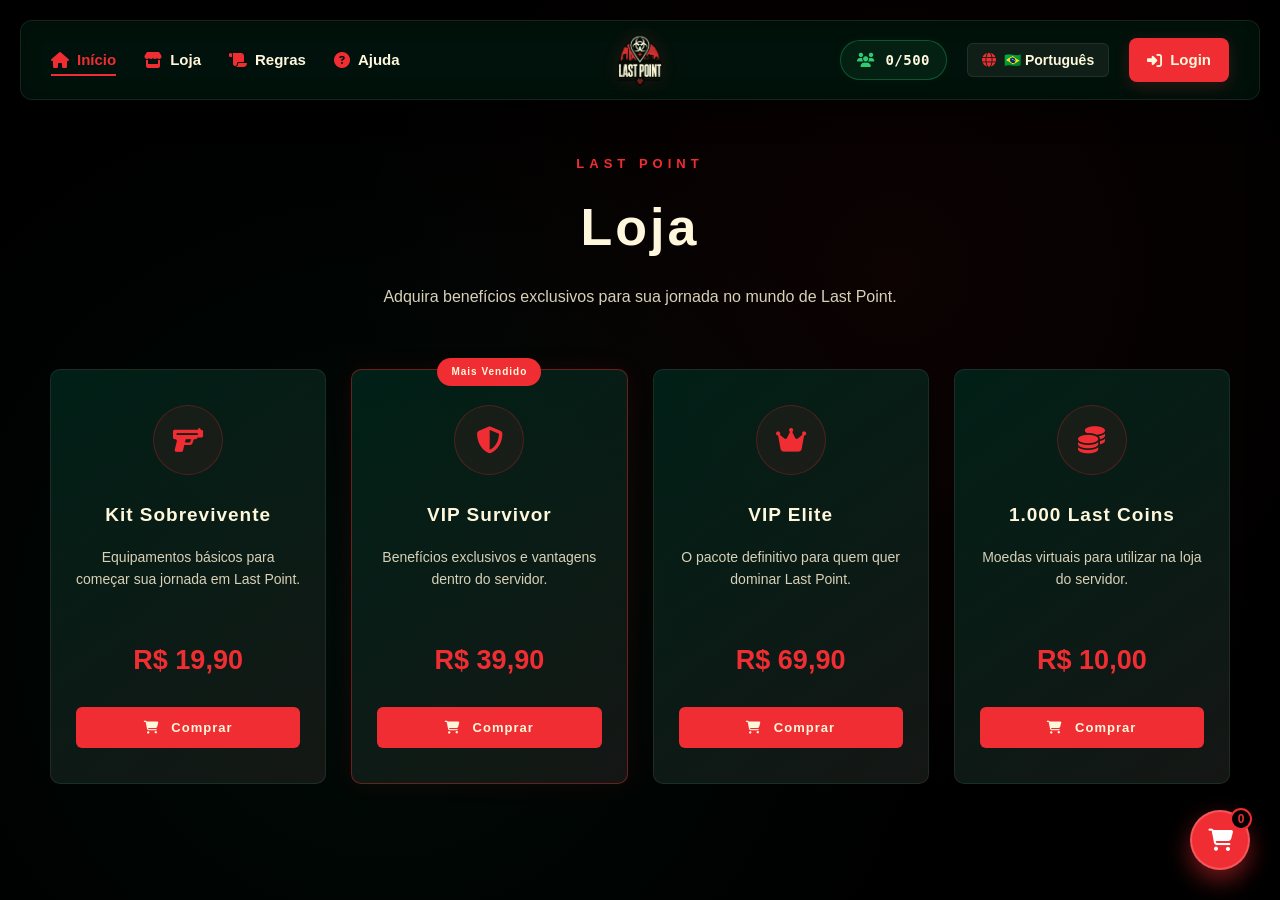
<file: loja.html>
<!DOCTYPE html>
<html lang="pt-br">

<head>
    <meta charset="UTF-8">
    <meta name="viewport" content="width=device-width, initial-scale=1.0">
    <title>Loja - MTA DAYZ | Last Point</title>

    <link rel="stylesheet" href="css/style.css">
    <link rel="stylesheet" href="css/loja.css">
    <link rel="stylesheet" href="css/auth-modal.css">
    <link rel="stylesheet" href="https://cdnjs.cloudflare.com/ajax/libs/font-awesome/6.5.2/css/all.min.css">
</head>

<body>

    <!-- ==========================================
           NAVBAR
           ========================================== -->

    <video class="video-bg" autoplay muted loop playsinline>
        <source src="assets/video.mp4" type="video/mp4">
    </video>

    <nav class="navbar">

        <div class="navbar-esquerda">
            <a href="index.html" class="ativo">
                <i class="fa-solid fa-house"></i>
                <span data-trad-nav="inicio">Início</span>
            </a>
            <a href="loja.html">
                <i class="fa-solid fa-store"></i>
                <span data-trad-nav="loja">Loja</span>
            </a>
            <a href="regras.html">
                <i class="fa-solid fa-scroll"></i>
                <span data-trad-nav="regras">Regras</span>
            </a>
            <a href="ajuda.html">
                <i class="fa-solid fa-circle-question"></i>
                <span data-trad-nav="ajuda">Ajuda</span>
            </a>
        </div>

        <img
            class="navbar-logo"
            src="assets/logo.png"
            alt="Last Point - Logo"
        >

        <div class="navbar-direita">
        <a href="#" class="badge-online">
            <i class="fa-solid fa-users"></i>
            <span class="stat-numero" id="qtdPlayers">0/500</span>
        </a>
            <div class="container-idioma">
                <button class="botao-idioma">
                    <i class="fa-solid fa-globe"></i>
                    <span>🇧🇷 Português</span>
                </button>
                <div class="dropdown-idiomas">
                    <button class="opcao-idioma ativo" data-idioma="pt">
                        <span class="flag">🇧🇷</span>
                        Português
                    </button>
                    <button class="opcao-idioma" data-idioma="en">
                        <span class="flag">🇺🇸</span>
                        English
                    </button>
                </div>
            </div>
            <a href="#" class="botao-login">
                <i class="fa-solid fa-right-to-bracket"></i>
                <span data-trad-nav="login">Login</span>
            </a>

        </div>

    </nav>

    <!-- ==========================================
           CONTEÚDO PRINCIPAL - LOJA
           ========================================== -->

    <main class="pagina-loja">

        <section class="cabecalho-loja">
            <span class="etiqueta-loja">Last Point</span>
            <h1 data-trad="titulo">Loja</h1>
            <p data-trad="subtitulo">
                Adquira benefícios exclusivos para sua jornada no mundo de Last Point.
            </p>
        </section>

        <section class="grade-produtos">

            <!-- Produto 1 -->
            <div class="card-produto">
                <div class="icone-produto">
                    <i class="fa-solid fa-gun"></i>
                </div>
                <h2 data-trad="produtos.kit.nome">Kit Sobrevivente</h2>
                <p data-trad="produtos.kit.descricao">
                    Equipamentos básicos para começar sua jornada em Last Point.
                </p>
                <div class="preco-produto" data-trad="produtos.kit.preco">R$ 19,90</div>
                <button class="botao-comprar">
                    <i class="fa-solid fa-cart-shopping"></i>
                    <span data-trad="comprar">Comprar</span>
                </button>
            </div>

            <!-- Produto 2 -->
            <div class="card-produto destaque">
                <span class="badge-destaque" data-trad="produtos.vip.badge">Mais Vendido</span>
                <div class="icone-produto">
                    <i class="fa-solid fa-shield-halved"></i>
                </div>
                <h2 data-trad="produtos.vip.nome">VIP Survivor</h2>
                <p data-trad="produtos.vip.descricao">
                    Benefícios exclusivos e vantagens dentro do servidor.
                </p>
                <div class="preco-produto" data-trad="produtos.vip.preco">R$ 39,90</div>
                <button class="botao-comprar">
                    <i class="fa-solid fa-cart-shopping"></i>
                    <span data-trad="comprar">Comprar</span>
                </button>
            </div>

            <!-- Produto 3 -->
            <div class="card-produto">
                <div class="icone-produto">
                    <i class="fa-solid fa-crown"></i>
                </div>
                <h2 data-trad="produtos.elite.nome">VIP Elite</h2>
                <p data-trad="produtos.elite.descricao">
                    O pacote definitivo para quem quer dominar Last Point.
                </p>
                <div class="preco-produto" data-trad="produtos.elite.preco">R$ 69,90</div>
                <button class="botao-comprar">
                    <i class="fa-solid fa-cart-shopping"></i>
                    <span data-trad="comprar">Comprar</span>
                </button>
            </div>

            <!-- Produto 4 -->
            <div class="card-produto">
                <div class="icone-produto">
                    <i class="fa-solid fa-coins"></i>
                </div>
                <h2 data-trad="produtos.coins.nome">1.000 Last Coins</h2>
                <p data-trad="produtos.coins.descricao">
                    Moedas virtuais para utilizar na loja do servidor.
                </p>
                <div class="preco-produto" data-trad="produtos.coins.preco">R$ 10,00</div>
                <button class="botao-comprar">
                    <i class="fa-solid fa-cart-shopping"></i>
                    <span data-trad="comprar">Comprar</span>
                </button>
            </div>

        </section>

    </main>

    <!-- ==========================================
           SCRIPTS
           ========================================== -->

    <script src="js/traducoes.js"></script>
    <script src="js/idioma.js"></script>
    <script src="js/auth.js"></script>


    <!-- Botão Fixo de Acesso ao Carrinho -->
<button class="botao-carrinho-fixo" id="abrirCarrinho">
    <i class="fa-solid fa-cart-shopping"></i>
    <span class="carrinho-badge" id="carrinhoQtd">0</span>
</button>

<!-- Drawer / Aba Lateral do Carrinho -->
<div class="carrinho-drawer-overlay" id="carrinhoOverlay"></div>
<aside class="carrinho-drawer" id="carrinhoDrawer">
    <div class="carrinho-cabecalho">
        <h2><i class="fa-solid fa-cart-shopping"></i> Meu Carrinho</h2>
        <button class="fechar-drawer" id="fecharCarrinho">&times;</button>
    </div>
    <div class="carrinho-conteudo" id="carrinhoItens">
        <p class="carrinho-vazio">Seu carrinho está vazio.</p>
    </div>
    <div class="carrinho-rodape">
        <div class="carrinho-total">
            <span>Total:</span>
            <strong id="carrinhoTotal">R$ 0,00</strong>
        </div>
        <button class="botao-finalizar" id="btnFinalizarCompra">Finalizar Compra</button>
    </div>
</aside>

<!-- Modal de Login Re-estilizado -->
<div class="modal-auth-overlay" id="authModalOverlay">
    <div class="modal-auth">
        <button class="fechar-modal" id="fecharAuthModal">&times;</button>
        <div class="auth-cabecalho">
            <i class="fa-solid fa-shield-halved"></i>
            <h2>Área do Jogador</h2>
            <p>Entre na sua conta para continuar</p>
        </div>
        <form id="formLogin" class="form-auth">
            <div class="campo-grupo">
                <label for="inputUsuario">Usuário</label>
                <div class="input-com-icone">
                    <i class="fa-solid fa-user"></i>
                    <input type="text" id="inputUsuario" placeholder="Digite seu usuário" required>
                </div>
            </div>
            <div class="campo-grupo">
                <label for="inputSenha">Senha</label>
                <div class="input-com-icone">
                    <i class="fa-solid fa-lock"></i>
                    <input type="password" id="inputSenha" placeholder="Digite sua senha" required>
                </div>
            </div>
            <div id="mensagemErro" class="mensagem-erro"></div>
            <button type="submit" class="botao-submit-auth">
                <i class="fa-solid fa-right-to-bracket"></i> Entrar
            </button>
        </form>
    </div>
</div>
</body>
</html>
</file>
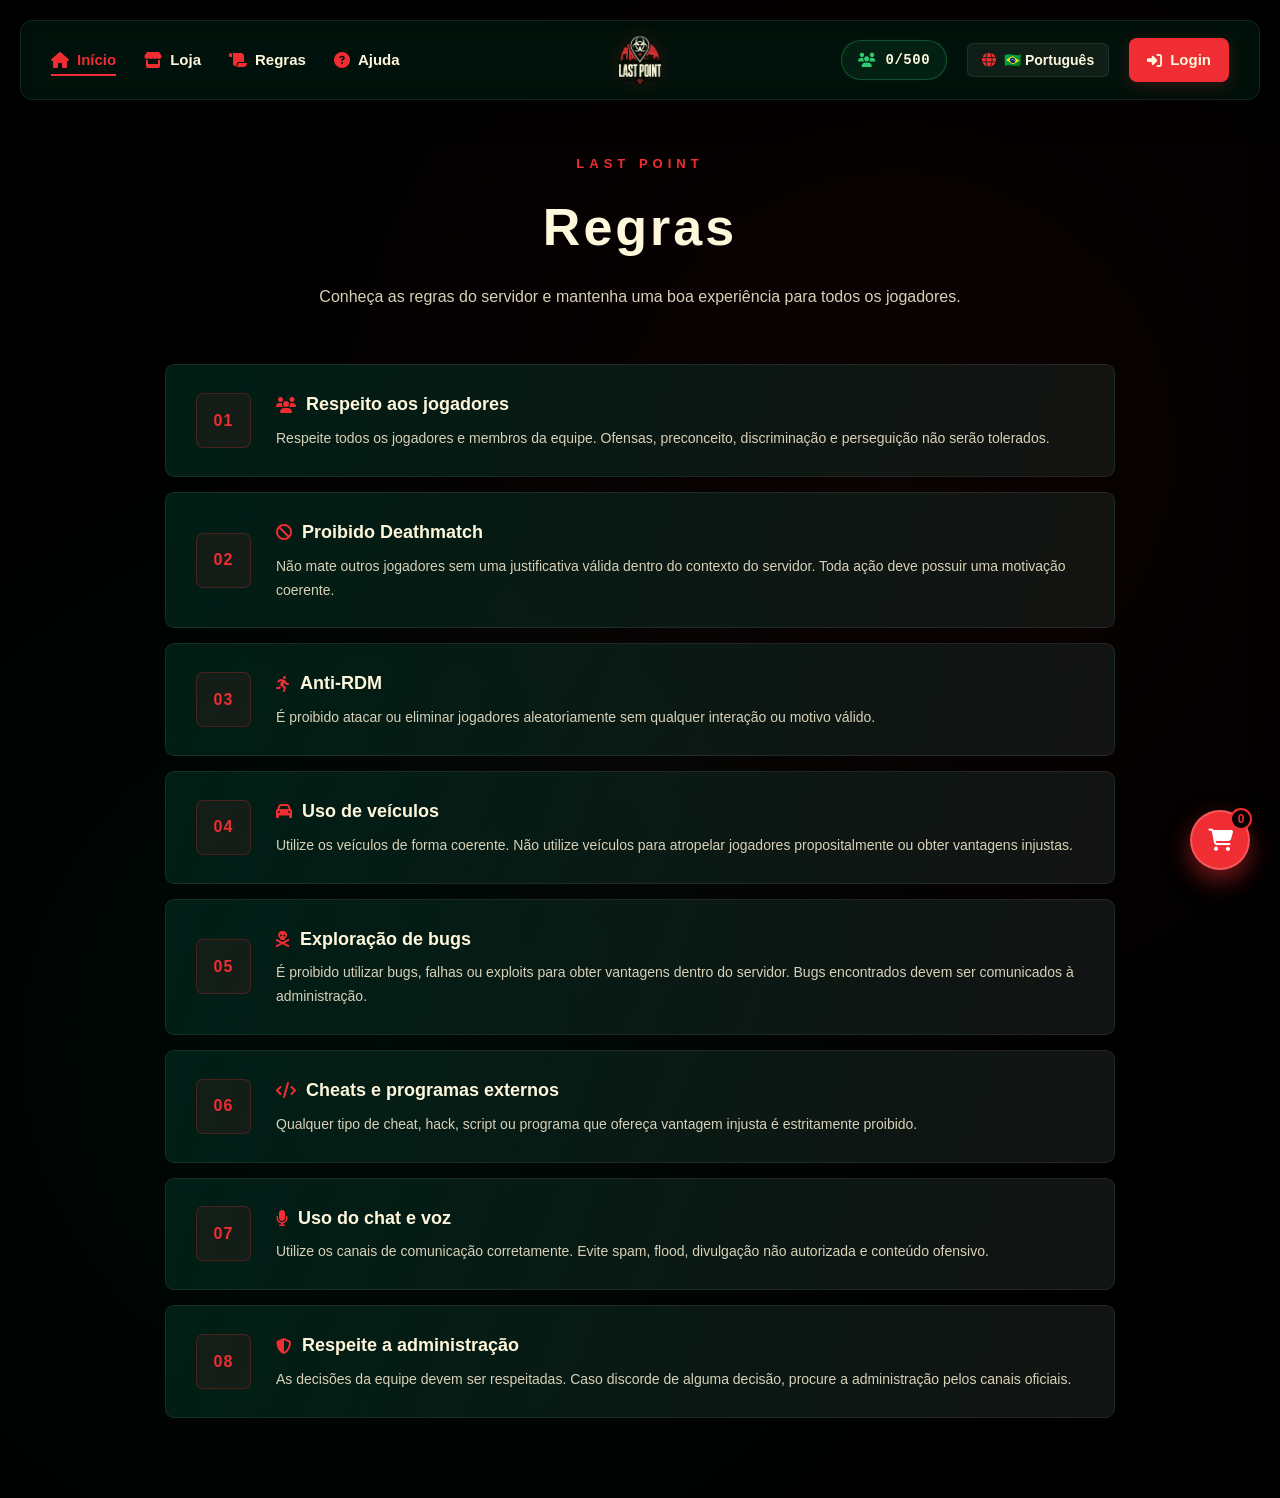
<file: regras.html>
<!DOCTYPE html>
<html lang="pt-br">

<head>
    <meta charset="UTF-8">
    <meta name="viewport" content="width=device-width, initial-scale=1.0">
    <title>Regras - MTA DAYZ | Last Point</title>

    <link rel="stylesheet" href="css/style.css">
    <link rel="stylesheet" href="css/regras.css">
    <link rel="stylesheet" href="css/auth-modal.css">
    <link rel="stylesheet" href="https://cdnjs.cloudflare.com/ajax/libs/font-awesome/6.5.2/css/all.min.css">
</head>

<body>

    <video class="video-bg" autoplay muted loop playsinline>
        <source src="assets/video.mp4" type="video/mp4">
    </video>

    <!-- ==========================================
           NAVBAR
           ========================================== -->

    <nav class="navbar">

        <div class="navbar-esquerda">
            <a href="index.html" class="ativo">
                <i class="fa-solid fa-house"></i>
                <span data-trad-nav="inicio">Início</span>
            </a>
            <a href="loja.html">
                <i class="fa-solid fa-store"></i>
                <span data-trad-nav="loja">Loja</span>
            </a>
            <a href="regras.html">
                <i class="fa-solid fa-scroll"></i>
                <span data-trad-nav="regras">Regras</span>
            </a>
            <a href="ajuda.html">
                <i class="fa-solid fa-circle-question"></i>
                <span data-trad-nav="ajuda">Ajuda</span>
            </a>
        </div>

        <img
            class="navbar-logo"
            src="assets/logo.png"
            alt="Last Point - Logo"
        >

        <div class="navbar-direita">
        <a href="#" class="badge-online">
            <i class="fa-solid fa-users"></i>
            <span class="stat-numero" id="qtdPlayers">0/500</span>
        </a>
            <div class="container-idioma">
                <button class="botao-idioma">
                    <i class="fa-solid fa-globe"></i>
                    <span>🇧🇷 Português</span>
                </button>
                <div class="dropdown-idiomas">
                    <button class="opcao-idioma ativo" data-idioma="pt">
                        <span class="flag">🇧🇷</span>
                        Português
                    </button>
                    <button class="opcao-idioma" data-idioma="en">
                        <span class="flag">🇺🇸</span>
                        English
                    </button>
                </div>
            </div>
            <a href="#" class="botao-login">
                <i class="fa-solid fa-right-to-bracket"></i>
                <span data-trad-nav="login">Login</span>
            </a>

        </div>

    </nav>


    <!-- ==========================================
           CONTEÚDO PRINCIPAL - REGRAS
           ========================================== -->

    <main class="pagina-regras">

        <section class="cabecalho-regras">
            <span class="etiqueta-regras">Last Point</span>
            <h1 data-trad="titulo">Regras</h1>
            <p data-trad="subtitulo">
                Conheça as regras do servidor e mantenha uma boa experiência para todos os jogadores.
            </p>
        </section>

<section class="lista-regras">

            <article class="item-regra">
                <span class="numero-regra">01</span>
                <div class="conteudo-regra">
                    <h2><i class="fa-solid fa-users"></i> <span data-trad="r1_titulo">Respeito aos jogadores</span></h2>
                    <p data-trad="r1_desc">Respeite todos os jogadores e membros da equipe. Ofensas, preconceito, discriminação e perseguição não serão tolerados.</p>
                </div>
            </article>

            <article class="item-regra">
                <span class="numero-regra">02</span>
                <div class="conteudo-regra">
                    <h2><i class="fa-solid fa-ban"></i> <span data-trad="r2_titulo">Proibido Deathmatch</span></h2>
                    <p data-trad="r2_desc">Não mate outros jogadores sem uma justificativa válida dentro do contexto do servidor. Toda ação deve possuir uma motivação coerente.</p>
                </div>
            </article>

            <article class="item-regra">
                <span class="numero-regra">03</span>
                <div class="conteudo-regra">
                    <h2><i class="fa-solid fa-person-running"></i> <span data-trad="r3_titulo">Anti-RDM</span></h2>
                    <p data-trad="r3_desc">É proibido atacar ou eliminar jogadores aleatoriamente sem qualquer interação ou motivo válido.</p>
                </div>
            </article>

            <article class="item-regra">
                <span class="numero-regra">04</span>
                <div class="conteudo-regra">
                    <h2><i class="fa-solid fa-car"></i> <span data-trad="r4_titulo">Uso de veículos</span></h2>
                    <p data-trad="r4_desc">Utilize os veículos de forma coerente. Não utilize veículos para atropelar jogadores propositalmente ou obter vantagens injustas.</p>
                </div>
            </article>

            <article class="item-regra">
                <span class="numero-regra">05</span>
                <div class="conteudo-regra">
                    <h2><i class="fa-solid fa-skull-crossbones"></i> <span data-trad="r5_titulo">Exploração de bugs</span></h2>
                    <p data-trad="r5_desc">É proibido utilizar bugs, falhas ou exploits para obter vantagens dentro do servidor. Bugs encontrados devem ser comunicados à administração.</p>
                </div>
            </article>

            <article class="item-regra">
                <span class="numero-regra">06</span>
                <div class="conteudo-regra">
                    <h2><i class="fa-solid fa-code"></i> <span data-trad="r6_titulo">Cheats e programas externos</span></h2>
                    <p data-trad="r6_desc">Qualquer tipo de cheat, hack, script ou programa que ofereça vantagem injusta é estritamente proibido.</p>
                </div>
            </article>

            <article class="item-regra">
                <span class="numero-regra">07</span>
                <div class="conteudo-regra">
                    <h2><i class="fa-solid fa-microphone"></i> <span data-trad="r7_titulo">Uso do chat e voz</span></h2>
                    <p data-trad="r7_desc">Utilize os canais de comunicação corretamente. Evite spam, flood, divulgação não autorizada e conteúdo ofensivo.</p>
                </div>
            </article>

            <article class="item-regra">
                <span class="numero-regra">08</span>
                <div class="conteudo-regra">
                    <h2><i class="fa-solid fa-shield-halved"></i> <span data-trad="r8_titulo">Respeite a administração</span></h2>
                    <p data-trad="r8_desc">As decisões da equipe devem ser respeitadas. Caso discorde de alguma decisão, procure a administração pelos canais oficiais.</p>
                </div>
            </article>

        </section>

    </main>

    <!-- ==========================================
           SCRIPTS
           ========================================== -->

    <script src="js/traducoes.js"></script>
    <script src="js/idioma.js"></script>
    <script src="js/auth.js"></script>


    <!-- Botão Fixo de Acesso ao Carrinho -->
<button class="botao-carrinho-fixo" id="abrirCarrinho">
    <i class="fa-solid fa-cart-shopping"></i>
    <span class="carrinho-badge" id="carrinhoQtd">0</span>
</button>

<!-- Drawer / Aba Lateral do Carrinho -->
<div class="carrinho-drawer-overlay" id="carrinhoOverlay"></div>
<aside class="carrinho-drawer" id="carrinhoDrawer">
    <div class="carrinho-cabecalho">
        <h2><i class="fa-solid fa-cart-shopping"></i> Meu Carrinho</h2>
        <button class="fechar-drawer" id="fecharCarrinho">&times;</button>
    </div>
    <div class="carrinho-conteudo" id="carrinhoItens">
        <p class="carrinho-vazio">Seu carrinho está vazio.</p>
    </div>
    <div class="carrinho-rodape">
        <div class="carrinho-total">
            <span>Total:</span>
            <strong id="carrinhoTotal">R$ 0,00</strong>
        </div>
        <button class="botao-finalizar" id="btnFinalizarCompra">Finalizar Compra</button>
    </div>
</aside>

<!-- Modal de Login Re-estilizado -->
<div class="modal-auth-overlay" id="authModalOverlay">
    <div class="modal-auth">
        <button class="fechar-modal" id="fecharAuthModal">&times;</button>
        <div class="auth-cabecalho">
            <i class="fa-solid fa-shield-halved"></i>
            <h2>Área do Jogador</h2>
            <p>Entre na sua conta para continuar</p>
        </div>
        <form id="formLogin" class="form-auth">
            <div class="campo-grupo">
                <label for="inputUsuario">Usuário</label>
                <div class="input-com-icone">
                    <i class="fa-solid fa-user"></i>
                    <input type="text" id="inputUsuario" placeholder="Digite seu usuário" required>
                </div>
            </div>
            <div class="campo-grupo">
                <label for="inputSenha">Senha</label>
                <div class="input-com-icone">
                    <i class="fa-solid fa-lock"></i>
                    <input type="password" id="inputSenha" placeholder="Digite sua senha" required>
                </div>
            </div>
            <div id="mensagemErro" class="mensagem-erro"></div>
            <button type="submit" class="botao-submit-auth">
                <i class="fa-solid fa-right-to-bracket"></i> Entrar
            </button>
        </form>
    </div>
</div>
</body>
</html>
</file>
<file: css/style.css>
/* ============================================
   VARIÁVEIS GLOBAIS (Tema do Servidor)
   ============================================ */

:root {
    /* Cores principais */
    --cor-fundo: #000000;
    --cor-fundo-escuro: #00140D;
    --cor-fundo-medio: #00251A;

    /* Cores de destaque (vermelho) */
    --cor-destaque: #F02D32;
    --cor-destaque-escuro: #A91F25;

    /* Cor Status Online */
    --cor-online: #2ecc71;
    --cor-online-glow: rgba(46, 204, 113, 0.35);

    /* Cores de texto */
    --cor-texto-claro: #FFF7DC;
    --cor-texto-medio: #D8D1B8;

    /* Cores neutras */
    --cor-cinza: #181A18;

    /* Bordas e sombras */
    --borda-padrao: rgba(255, 247, 220, 0.08);
    --borda-destaque: rgba(240, 45, 50, 0.25);
    --sombra-padrao: 0 8px 30px rgba(0, 0, 0, 0.7);
    --sombra-destaque: 0 6px 20px rgba(240, 45, 50, 0.35);
}


/* ============================================
   RESET E BASE
   ============================================ */

* {
    margin: 0;
    padding: 0;
    box-sizing: border-box;
}

body {
    background: var(--cor-fundo);
    color: var(--cor-texto-claro);
    font-family: 'Segoe UI', Arial, Helvetica, sans-serif;
    min-height: 100vh;
    line-height: 1.6;
}

.video-bg {
    position: fixed;
    inset: 0;
    width: 100%;
    height: 100%;
    object-fit: cover;
    z-index: -5;
    opacity: 0.4;
    filter: brightness(0.1);
}

/* ============================================
   NAVBAR (Barra de Navegação)
   ============================================ */

.navbar {
    background: rgba(0, 20, 13, 0.92);
    width: calc(100% - 40px);
    height: 80px;
    padding: 15px 30px;
    display: flex;
    align-items: center;
    justify-content: space-between;

    position: fixed;
    top: 20px;
    left: 20px;
    z-index: 1000;

    border-radius: 12px;
    border: 1px solid var(--borda-padrao);
    box-shadow: var(--sombra-padrao), inset 0 0 20px rgba(0, 0, 0, 0.3);
    backdrop-filter: blur(10px);
}

/* Grupo de links à esquerda */
.navbar-esquerda {
    display: flex;
    align-items: center;
    gap: 28px;
}

/* Grupo de links à direita */
.navbar-direita {
    display: flex;
    align-items: center;
    gap: 20px;
}

/* Links da navbar */
.navbar a {
    color: var(--cor-texto-claro);
    text-decoration: none;
    display: flex;
    align-items: center;
    gap: 8px;
    font-size: 15px;
    font-weight: 600;
    transition: all 0.3s ease;
    position: relative;
}

/* Linha de destaque no hover para links padrão */
.navbar-esquerda a::after {
    content: '';
    position: absolute;
    bottom: -4px;
    left: 0;
    width: 0;
    height: 2px;
    background: var(--cor-destaque);
    transition: width 0.3s ease;
}

.navbar-esquerda a:hover::after {
    width: 100%;
}

.navbar-esquerda a:hover {
    color: var(--cor-destaque);
    transform: translateY(-1px);
}

.navbar-esquerda a:hover i {
    color: var(--cor-texto-claro);
    transform: scale(1.15);
}

.navbar-esquerda i {
    color: var(--cor-destaque);
    font-size: 16px;
    transition: all 0.3s ease;
}

/* Link ativo (página atual) */
.navbar a.ativo {
    color: var(--cor-destaque);
}

.navbar a.ativo::after {
    width: 100%;
}

/* Logo centralizado */
.navbar-logo {
    width: 55px;
    height: 55px;
    object-fit: contain;
    position: absolute;
    left: 50%;
    transform: translateX(-50%);
    filter: drop-shadow(0 0 8px rgba(240, 45, 50, 0.15));
    transition: all 0.3s ease;
}

.navbar-logo:hover {
    transform: translateX(-50%) scale(1.08);
    filter: drop-shadow(0 0 12px rgba(240, 45, 50, 0.35));
}


/* ============================================
   BADGE DE JOGADORES ONLINE (NAVBAR)
   ============================================ */

.navbar-direita .badge-online {
    background: rgba(46, 204, 113, 0.08);
    border: 1px solid rgba(46, 204, 113, 0.3);
    padding: 8px 16px;
    border-radius: 20px;
    display: flex;
    align-items: center;
    gap: 10px;
    transition: all 0.3s cubic-bezier(0.175, 0.885, 0.32, 1.275);
    box-shadow: 0 0 10px rgba(46, 204, 113, 0.05);
}

.navbar-direita .badge-online::after {
    display: none; /* Remove a linha de baixo */
}

.navbar-direita .badge-online i {
    color: var(--cor-online);
    font-size: 14px;
}

.navbar-direita .badge-online .stat-numero {
    color: var(--cor-texto-claro);
    font-size: 14px;
    font-weight: 700;
    letter-spacing: 0.5px;
    font-family: 'Segoe UI', monospace, sans-serif;
}

.navbar-direita .badge-online:hover {
    background: rgba(46, 204, 113, 0.18);
    border-color: var(--cor-online);
    transform: translateY(-2px);
    box-shadow: 0 0 20px var(--cor-online-glow);
}



/* ============================================
   BOTÃO DE LOGIN (NAVBAR)
   ============================================ */

.navbar-direita .botao-login {
    background: var(--cor-destaque);
    color: var(--cor-texto-claro);
    padding: 10px 18px;
    border-radius: 8px;
    box-shadow: 0 4px 15px rgba(240, 45, 50, 0.2);
}

.navbar-direita .botao-login::after {
    display: none;
}

.navbar-direita .botao-login:hover {
    background: var(--cor-destaque-escuro);
    color: white;
    transform: translateY(-2px);
    box-shadow: var(--sombra-destaque);
}

.navbar-direita .botao-login i {
    color: var(--cor-texto-claro);
}


/* ============================================
   BOTÃO DE IDIOMA
   ============================================ */

.container-idioma {
    position: relative;
}

.botao-idioma {
    display: flex;
    align-items: center;
    gap: 8px;
    background: rgba(255, 247, 220, 0.06);
    border: 1px solid var(--borda-padrao);
    border-radius: 6px;
    padding: 8px 14px;
    color: var(--cor-texto-claro);
    cursor: pointer;
    font-size: 14px;
    font-weight: 600;
    transition: all 0.3s ease;
    font-family: inherit;
}

.botao-idioma:hover {
    background: rgba(255, 247, 220, 0.12);
    border-color: var(--cor-destaque);
}

.botao-idioma i {
    color: var(--cor-destaque);
    font-size: 14px;
}

.dropdown-idiomas {
    position: absolute;
    top: calc(100% + 8px);
    right: 0;
    min-width: 160px;
    background: rgba(0, 20, 13, 0.95);
    border: 1px solid var(--borda-padrao);
    border-radius: 8px;
    padding: 6px;
    box-shadow: var(--sombra-padrao);
    backdrop-filter: blur(10px);
    opacity: 0;
    visibility: hidden;
    transform: translateY(-8px);
    transition: all 0.3s ease;
    z-index: 1001;
}

.dropdown-idiomas.aberto {
    opacity: 1;
    visibility: visible;
    transform: translateY(0);
}

.opcao-idioma {
    display: flex;
    align-items: center;
    gap: 10px;
    width: 100%;
    padding: 8px 14px;
    background: none;
    border: none;
    border-radius: 4px;
    color: var(--cor-texto-medio);
    cursor: pointer;
    font-size: 14px;
    font-weight: 500;
    transition: all 0.2s ease;
    font-family: inherit;
}

.opcao-idioma:hover {
    background: rgba(240, 45, 50, 0.08);
    color: var(--cor-texto-claro);
}

.opcao-idioma.ativo {
    background: rgba(240, 45, 50, 0.12);
    color: var(--cor-destaque);
}

.opcao-idioma .flag {
    font-size: 18px;
}


/* ============================================
   RESPONSIVIDADE DA NAVBAR
   ============================================ */

@media (max-width: 850px) {
    .navbar {
        height: 70px;
        padding: 12px 20px;
        top: 12px;
        left: 12px;
        width: calc(100% - 24px);
    }

    .navbar-esquerda {
        gap: 15px;
    }

    .navbar-direita {
        gap: 12px;
    }

    .navbar a {
        font-size: 13px;
    }

    .navbar-esquerda a span {
        display: none; /* Oculta textos dos links esquerdos em ecrãs médios */
    }

    .navbar-logo {
        width: 42px;
        height: 42px;
    }

    .navbar-direita .badge-online {
        padding: 6px 12px;
    }

    .navbar-direita .badge-online .stat-numero {
        font-size: 12px;
    }

    .botao-idioma {
        padding: 6px 10px;
        font-size: 12px;
    }

    .botao-idioma span {
        display: none;
    }

    .dropdown-idiomas {
        min-width: 140px;
        right: -10px;
    }
}

@media (max-width: 500px) {
    .navbar {
        height: 60px;
        padding: 10px 12px;
        top: 8px;
        left: 8px;
        width: calc(100% - 16px);
        border-radius: 8px;
    }

    .navbar-esquerda {
        gap: 8px;
    }

    .navbar-direita {
        gap: 8px;
    }

    .navbar a {
        font-size: 12px;
        gap: 4px;
    }

    .navbar-logo {
        width: 34px;
        height: 34px;
    }

    .navbar-direita .badge-online {
        padding: 5px 8px;
    }

    .navbar-direita .badge-online .stat-numero {
        font-size: 11px;
    }

    .navbar-direita .botao-login {
        padding: 6px 10px;
        font-size: 11px;
    }

    .botao-idioma {
        padding: 4px 8px;
        font-size: 11px;
    }

    .botao-idioma i {
        font-size: 12px;
    }

    .dropdown-idiomas {
        min-width: 120px;
        right: -5px;
    }

    .opcao-idioma {
        font-size: 12px;
        padding: 6px 10px;
    }
}


/* ============================================
   PÁGINA INICIAL - ESTILOS
   ============================================ */

.pagina-inicial {
    min-height: 100vh;
    padding: 100px 30px 0;
    background:
        radial-gradient(
            circle at 70% 30%,
            rgba(240, 45, 50, 0.05),
            transparent 50%
        ),
        radial-gradient(
            circle at 30% 70%,
            rgba(0, 37, 26, 0.3),
            transparent 50%
        ),
        transparent;
}

/* ============================================
   HERO
   ============================================ */

.hero {
    max-width: 1200px;
    margin: 0 auto;
    padding: 60px 0 80px;
    display: flex;
    align-items: center;
    gap: 60px;
}

.hero-conteudo {
    flex: 1;
}

.hero-etiqueta {
    color: var(--cor-destaque);
    font-size: 14px;
    font-weight: bold;
    letter-spacing: 4px;
    text-transform: uppercase;
}

.hero-conteudo h1 {
    font-size: 72px;
    font-weight: 900;
    color: var(--cor-texto-claro);
    margin: 15px 0 20px;
    letter-spacing: 4px;
    text-shadow: 0 0 40px rgba(240, 45, 50, 0.15);
}

.hero-descricao {
    font-size: 18px;
    color: var(--cor-texto-medio);
    line-height: 1.8;
    max-width: 500px;
}


/* ============================================
   BOTÕES DO HERO
   ============================================ */

.hero-botoes {
    display: flex;
    gap: 15px;
    margin: 30px 0 40px;
    flex-wrap: wrap;
}

.botao-primario {
    display: inline-flex;
    align-items: center;
    gap: 10px;
    padding: 14px 32px;
    background: var(--cor-destaque);
    color: var(--cor-texto-claro);
    border-radius: 8px;
    text-decoration: none;
    font-weight: 600;
    font-size: 16px;
    transition: all 0.3s ease;
    box-shadow: 0 4px 20px rgba(240, 45, 50, 0.25);
}

.botao-primario:hover {
    background: var(--cor-destaque-escuro);
    transform: translateY(-3px);
    box-shadow: 0 8px 30px rgba(240, 45, 50, 0.4);
}

.botao-primario i {
    font-size: 18px;
}

.botao-secundario {
    display: inline-flex;
    align-items: center;
    gap: 10px;
    padding: 14px 32px;
    background: rgba(255, 247, 220, 0.06);
    color: var(--cor-texto-claro);
    border-radius: 8px;
    text-decoration: none;
    font-weight: 600;
    font-size: 16px;
    border: 1px solid var(--borda-padrao);
    transition: all 0.3s ease;
}

.botao-secundario:hover {
    background: rgba(255, 247, 220, 0.12);
    transform: translateY(-3px);
    border-color: var(--cor-destaque);
}


/* ============================================
   STATS DO HERO / JOGADORES ONLINE
   ============================================ */

.hero-stats {
    display: flex;
    gap: 20px;
    flex-wrap: wrap;
}

.stat-item {
    display: flex;
    align-items: center;
    gap: 16px;
    background: linear-gradient(135deg, rgba(0, 37, 26, 0.7), rgba(24, 26, 24, 0.7));
    border: 1px solid var(--borda-destaque);
    padding: 16px 24px;
    border-radius: 12px;
    backdrop-filter: blur(8px);
    box-shadow: 0 8px 25px rgba(0, 0, 0, 0.4);
    transition: all 0.3s cubic-bezier(0.175, 0.885, 0.32, 1.275);
    position: relative;
    overflow: hidden;
}

.stat-item::before {
    content: '';
    position: absolute;
    top: 0;
    left: 0;
    width: 100%;
    height: 100%;
    background: radial-gradient(circle at top left, rgba(240, 45, 50, 0.2), transparent 70%);
    opacity: 0;
    transition: opacity 0.3s ease;
}

.stat-item:hover {
    transform: translateY(-4px) scale(1.02);
    border-color: var(--cor-destaque);
    box-shadow: 0 10px 30px rgba(240, 45, 50, 0.25);
}

.stat-item:hover::before {
    opacity: 1;
}

.stat-status-dot {
    width: 12px;
    height: 12px;
    background-color: var(--cor-online);
    border-radius: 50%;
    box-shadow: 0 0 10px var(--cor-online);
    position: relative;
    flex-shrink: 0;
}

.stat-status-dot::after {
    content: '';
    position: absolute;
    inset: -4px;
    border-radius: 50%;
    border: 2px solid var(--cor-online);
    opacity: 0.8;
    animation: pulso-online 2s infinite ease-out;
}

@keyframes pulso-online {
    0% {
        transform: scale(0.8);
        opacity: 0.8;
    }
    100% {
        transform: scale(2);
        opacity: 0;
    }
}

.stat-info {
    display: flex;
    flex-direction: column;
}

.hero-stats .stat-numero {
    font-size: 26px;
    font-weight: 900;
    color: #ffffff;
    line-height: 1.1;
    letter-spacing: 0.5px;
    text-shadow: 0 0 12px rgba(240, 45, 50, 0.3);
}

.stat-rotulo {
    font-size: 11px;
    color: var(--cor-texto-medio);
    text-transform: uppercase;
    letter-spacing: 1.2px;
    font-weight: 700;
    margin-top: 4px;
}


/* ============================================
   IMAGEM DO HERO
   ============================================ */

.hero-imagem {
    flex: 1;
    display: flex;
    justify-content: center;
    align-items: center;
}

.hero-logo-grande {
    width: 350px;
    height: 350px;
    object-fit: contain;
    filter: drop-shadow(0 0 60px rgba(240, 45, 50, 0.08));
    animation: flutuar 4s ease-in-out infinite;
}

@keyframes flutuar {
    0%, 100% { transform: translateY(0px); }
    50% { transform: translateY(-15px); }
}


/* ============================================
   DIFERENCIAIS
   ============================================ */

.diferenciais {
    max-width: 1200px;
    margin: 0 auto;
    padding: 60px 0 80px;
    display: grid;
    grid-template-columns: repeat(4, 1fr);
    gap: 25px;
}

.diferencial-card {
    background:
        linear-gradient(
            145deg,
            rgba(0, 37, 26, 0.6),
            rgba(24, 26, 24, 0.6)
        );
    border: 1px solid var(--borda-padrao);
    border-radius: 12px;
    padding: 30px 25px;
    text-align: center;
    transition: all 0.3s ease;
}

.diferencial-card:hover {
    transform: translateY(-6px);
    border-color: rgba(240, 45, 50, 0.3);
    box-shadow: 0 15px 40px rgba(0, 0, 0, 0.3);
}

.diferencial-icone {
    width: 60px;
    height: 60px;
    margin: 0 auto 18px;
    display: flex;
    align-items: center;
    justify-content: center;
    border-radius: 50%;
    background: rgba(240, 45, 50, 0.08);
    border: 1px solid var(--borda-destaque);
}

.diferencial-icone i {
    color: var(--cor-destaque);
    font-size: 24px;
}

.diferencial-card h3 {
    color: var(--cor-texto-claro);
    font-size: 18px;
    margin-bottom: 10px;
}

.diferencial-card p {
    color: var(--cor-texto-medio);
    font-size: 14px;
    line-height: 1.6;
}


/* ============================================
   COMO JOGAR
   ============================================ */

.como-jogar {
    max-width: 1200px;
    margin: 0 auto;
    padding: 60px 0 80px;
    text-align: center;
}

.secao-etiqueta {
    color: var(--cor-destaque);
    font-size: 13px;
    font-weight: bold;
    letter-spacing: 5px;
    text-transform: uppercase;
}

.como-jogar h2 {
    font-size: 40px;
    color: var(--cor-texto-claro);
    margin: 10px 0 50px;
}

.destaque-texto {
    color: var(--cor-destaque);
}

.passos-grid {
    display: grid;
    grid-template-columns: repeat(3, 1fr);
    gap: 30px;
    max-width: 900px;
    margin: 0 auto 40px;
}

.passo-item {
    background:
        linear-gradient(
            145deg,
            rgba(0, 37, 26, 0.6),
            rgba(24, 26, 24, 0.6)
        );
    border: 1px solid var(--borda-padrao);
    border-radius: 12px;
    padding: 30px 25px;
    transition: all 0.3s ease;
}

.passo-item:hover {
    transform: translateY(-4px);
    border-color: rgba(240, 45, 50, 0.2);
}

.passo-numero {
    display: inline-block;
    background: var(--cor-destaque);
    color: var(--cor-texto-claro);
    font-weight: 900;
    font-size: 16px;
    padding: 4px 14px;
    border-radius: 20px;
    margin-bottom: 15px;
}

.passo-item h4 {
    color: var(--cor-texto-claro);
    font-size: 18px;
    margin-bottom: 10px;
}

.passo-item p {
    color: var(--cor-texto-medio);
    font-size: 14px;
    line-height: 1.6;
}

.passo-extra {
    display: inline-flex;
    align-items: center;
    gap: 12px;
    background: rgba(240, 45, 50, 0.06);
    border: 1px solid var(--borda-destaque);
    border-radius: 8px;
    padding: 14px 28px;
}

.passo-extra i {
    color: var(--cor-destaque);
    font-size: 20px;
}

.passo-extra p {
    color: var(--cor-texto-medio);
    font-size: 14px;
}

.ip-servidor {
    color: var(--cor-texto-claro);
    font-weight: bold;
    font-family: 'Courier New', monospace;
    letter-spacing: 1px;
}


/* ============================================
   RODAPÉ
   ============================================ */

.rodape {
    max-width: 1200px;
    margin: 0 auto;
    padding: 30px 0 40px;
    border-top: 1px solid var(--borda-padrao);
    display: flex;
    justify-content: space-between;
    align-items: center;
    flex-wrap: wrap;
    gap: 15px;
}

.rodape p {
    color: var(--cor-texto-medio);
    font-size: 13px;
}

.rodape-social {
    display: flex;
    gap: 15px;
}

.rodape-social a {
    color: var(--cor-texto-medio);
    font-size: 18px;
    transition: all 0.3s ease;
}

.rodape-social a:hover {
    color: var(--cor-destaque);
    transform: translateY(-2px);
}


/* ============================================
   RESPONSIVIDADE DA PÁGINA INICIAL
   ============================================ */

@media (max-width: 1000px) {
    .hero {
        flex-direction: column;
        text-align: center;
        gap: 30px;
        padding: 40px 0 60px;
    }

    .hero-conteudo {
        display: flex;
        flex-direction: column;
        align-items: center;
    }

    .hero-descricao {
        max-width: 100%;
    }

    .hero-botoes {
        justify-content: center;
    }

    .hero-stats {
        gap: 20px;
        justify-content: center;
    }

    .hero-logo-grande {
        width: 250px;
        height: 250px;
    }

    .diferenciais {
        grid-template-columns: repeat(2, 1fr);
    }

    .passos-grid {
        grid-template-columns: 1fr;
        max-width: 400px;
    }
}

@media (max-width: 700px) {
    .pagina-inicial {
        padding: 90px 20px 0;
    }

    .hero-conteudo h1 {
        font-size: 42px;
    }

    .hero-descricao {
        font-size: 16px;
    }

    .hero-stats {
        flex-wrap: wrap;
        justify-content: center;
        gap: 15px;
    }

    .diferenciais {
        grid-template-columns: 1fr;
        padding: 30px 0 50px;
    }

    .como-jogar h2 {
        font-size: 30px;
    }

    .hero-logo-grande {
        width: 180px;
        height: 180px;
    }

    .rodape {
        flex-direction: column;
        text-align: center;
    }

    .botao-primario,
    .botao-secundario {
        padding: 12px 24px;
        font-size: 14px;
        width: 100%;
        justify-content: center;
    }
}

@media (max-width: 400px) {
    .hero-conteudo h1 {
        font-size: 32px;
    }

    .hero-botoes {
        flex-direction: column;
        width: 100%;
    }

    .passo-extra {
        flex-direction: column;
        text-align: center;
        padding: 14px 18px;
    }

    .ip-servidor {
        font-size: 12px;
        word-break: break-all;
    }
}
</file>
<file: css/auth-modal.css>
/* ============================================
   ESTILOS DO LOGIN E CARRINHO FIXO
   ============================================ */

/* BOTÃO FIXO DO CARRINHO */
.botao-carrinho-fixo {
    position: fixed;
    bottom: 30px;
    right: 30px;
    width: 60px;
    height: 60px;
    border-radius: 50%;
    background: var(--cor-destaque, #f02d32);
    color: #fff;
    border: 2px solid rgba(255, 255, 255, 0.2);
    box-shadow: 0 10px 25px rgba(240, 45, 50, 0.5);
    cursor: pointer;
    z-index: 998;
    display: flex;
    align-items: center;
    justify-content: center;
    font-size: 22px;
    transition: all 0.3s cubic-bezier(0.175, 0.885, 0.32, 1.275);
}

.botao-carrinho-fixo:hover {
    transform: scale(1.1);
    box-shadow: 0 15px 30px rgba(240, 45, 50, 0.7);
}

.carrinho-badge {
    position: absolute;
    top: -4px;
    right: -4px;
    background: #000;
    color: var(--cor-destaque, #f02d32);
    border: 2px solid var(--cor-destaque, #f02d32);
    font-size: 12px;
    font-weight: 900;
    width: 22px;
    height: 22px;
    border-radius: 50%;
    display: flex;
    align-items: center;
    justify-content: center;
}

/* DRAWER / ABA LATERAL DO CARRINHO */
.carrinho-drawer-overlay {
    position: fixed;
    top: 0;
    left: 0;
    width: 100vw;
    height: 100vh;
    background: rgba(0, 0, 0, 0.7);
    backdrop-filter: blur(5px);
    opacity: 0;
    pointer-events: none;
    transition: opacity 0.3s ease;
    z-index: 999;
}

.carrinho-drawer-overlay.ativo {
    opacity: 1;
    pointer-events: auto;
}

.carrinho-drawer {
    position: fixed;
    top: 0;
    right: -420px;
    width: 100%;
    max-width: 400px;
    height: 100vh;
    background: linear-gradient(180deg, #0a0d0a 0%, #000000 100%);
    border-left: 1px solid var(--borda-padrao, rgba(255, 255, 255, 0.1));
    box-shadow: -10px 0 30px rgba(0, 0, 0, 0.8);
    z-index: 1000;
    display: flex;
    flex-direction: column;
    transition: right 0.4s cubic-bezier(0.16, 1, 0.3, 1);
}

.carrinho-drawer.ativo {
    right: 0;
}

.carrinho-cabecalho {
    padding: 25px;
    border-bottom: 1px solid rgba(255, 255, 255, 0.08);
    display: flex;
    justify-content: space-between;
    align-items: center;
}

.carrinho-cabecalho h2 {
    color: #fff;
    font-size: 20px;
    display: flex;
    align-items: center;
    gap: 10px;
}

.carrinho-cabecalho h2 i {
    color: var(--cor-destaque, #f02d32);
}

.fechar-drawer, .fechar-modal {
    background: transparent;
    border: none;
    color: #888;
    font-size: 28px;
    cursor: pointer;
    transition: color 0.2s;
}

.fechar-drawer:hover, .fechar-modal:hover {
    color: #fff;
}

.carrinho-conteudo {
    flex: 1;
    padding: 20px;
    overflow-y: auto;
}

.carrinho-vazio {
    color: #666;
    text-align: center;
    margin-top: 50px;
}

.item-carrinho {
    display: flex;
    justify-content: space-between;
    align-items: center;
    background: rgba(255, 255, 255, 0.03);
    border: 1px solid rgba(255, 255, 255, 0.06);
    padding: 15px;
    border-radius: 8px;
    margin-bottom: 12px;
}

.item-carrinho-info h4 {
    color: #fff;
    font-size: 15px;
    margin-bottom: 4px;
}

.item-carrinho-info span {
    color: var(--cor-destaque, #f02d32);
    font-weight: bold;
    font-size: 14px;
}

.remover-item {
    background: transparent;
    border: none;
    color: #ff4d4d;
    cursor: pointer;
    font-size: 16px;
    padding: 5px;
}

.carrinho-rodape {
    padding: 25px;
    border-top: 1px solid rgba(255, 255, 255, 0.08);
    background: rgba(0, 0, 0, 0.5);
}

.carrinho-total {
    display: flex;
    justify-content: space-between;
    color: #fff;
    font-size: 18px;
    margin-bottom: 18px;
}

.carrinho-total strong {
    color: var(--cor-destaque, #f02d32);
}

.botao-finalizar, .botao-submit-auth {
    width: 100%;
    padding: 14px;
    border: none;
    border-radius: 8px;
    background: var(--cor-destaque, #f02d32);
    color: #fff;
    font-weight: bold;
    font-size: 15px;
    cursor: pointer;
    transition: all 0.3s ease;
}

.botao-finalizar:hover, .botao-submit-auth:hover {
    filter: brightness(1.2);
    box-shadow: 0 5px 20px rgba(240, 45, 50, 0.4);
}

/* MODAL DE LOGIN MODERNO */
.modal-auth-overlay {
    position: fixed;
    top: 0;
    left: 0;
    width: 100vw;
    height: 100vh;
    background: rgba(0, 0, 0, 0.8);
    backdrop-filter: blur(8px);
    display: flex;
    align-items: center;
    justify-content: center;
    opacity: 0;
    pointer-events: none;
    transition: all 0.3s ease;
    z-index: 1001;
}

.modal-auth-overlay.ativo {
    opacity: 1;
    pointer-events: auto;
}

.modal-auth {
    position: relative;
    width: 90%;
    max-width: 420px;
    background: linear-gradient(145deg, rgba(15, 25, 20, 0.95), rgba(10, 10, 10, 0.95));
    border: 1px solid rgba(240, 45, 50, 0.3);
    box-shadow: 0 20px 50px rgba(0, 0, 0, 0.9), 0 0 30px rgba(240, 45, 50, 0.15);
    border-radius: 14px;
    padding: 35px;
    transform: translateY(-20px);
    transition: transform 0.3s ease;
}

.modal-auth-overlay.ativo .modal-auth {
    transform: translateY(0);
}

.modal-auth .fechar-modal {
    position: absolute;
    top: 20px;
    right: 20px;
}

.auth-cabecalho {
    text-align: center;
    margin-bottom: 25px;
}

.auth-cabecalho i {
    font-size: 36px;
    color: var(--cor-destaque, #f02d32);
    margin-bottom: 10px;
}

.auth-cabecalho h2 {
    color: #fff;
    font-size: 24px;
    font-weight: 800;
}

.auth-cabecalho p {
    color: #888;
    font-size: 13px;
    margin-top: 5px;
}

.form-auth {
    display: flex;
    flex-direction: column;
    gap: 18px;
}

.campo-grupo label {
    display: block;
    color: #ccc;
    font-size: 13px;
    font-weight: 600;
    margin-bottom: 8px;
}

.input-com-icone {
    position: relative;
    display: flex;
    align-items: center;
}

.input-com-icone i {
    position: absolute;
    left: 14px;
    color: #666;
    font-size: 15px;
}

.input-com-icone input {
    width: 100%;
    padding: 12px 14px 12px 42px;
    background: rgba(0, 0, 0, 0.5);
    border: 1px solid rgba(255, 255, 255, 0.1);
    border-radius: 8px;
    color: #fff;
    font-size: 14px;
    outline: none;
    transition: all 0.3s;
}

.input-com-icone input:focus {
    border-color: var(--cor-destaque, #f02d32);
    box-shadow: 0 0 10px rgba(240, 45, 50, 0.2);
}

.mensagem-erro {
    color: #ff4d4d;
    font-size: 13px;
    text-align: center;
    display: none;
}
</file>
<file: css/ajuda.css>
/* ============================================
   PÁGINA DE AJUDA - ESTILOS
   ============================================ */

/* ============================================
   SEÇÃO PRINCIPAL
   ============================================ */

.pagina-ajuda {
    min-height: 100vh;
    padding: 150px 30px 80px;
    background:
        radial-gradient(
            circle at 70% 30%,
            rgba(240, 45, 50, 0.05),
            transparent 50%
        ),
        radial-gradient(
            circle at 30% 70%,
            rgba(0, 37, 26, 0.3),
            transparent 50%
        ),
        transparent; /* Trocado de #000000 para transparent */
}

.video-bg {
    position: fixed;
    inset: 0;
    width: 100%;
    height: 100%;
    object-fit: cover;
    z-index: -5;
    opacity: 0.4;
    filter: brightness(0.2); /* 0.4 deixa com 40% do brilho original (quanto menor, mais escuro) */
}


/* ============================================
   CABEÇALHO
   ============================================ */

.cabecalho-ajuda {
    max-width: 750px;
    margin: 0 auto 55px;
    text-align: center;
}

.etiqueta-ajuda {
    color: var(--cor-destaque);
    font-size: 13px;
    font-weight: bold;
    letter-spacing: 5px;
    text-transform: uppercase;
}

.cabecalho-ajuda h1 {
    margin-top: 10px;
    color: var(--cor-texto-claro);
    font-size: 52px;
    font-weight: 900;
    letter-spacing: 3px;
}

.cabecalho-ajuda p {
    margin-top: 15px;
    color: var(--cor-texto-medio);
    font-size: 16px;
    line-height: 1.6;
}


/* ============================================
   GRADE DE CATEGORIAS
   ============================================ */

.grade-ajuda {
    width: 100%;
    max-width: 1200px;
    margin: 0 auto;
    display: grid;
    grid-template-columns: 1fr 1fr;
    gap: 40px;
}


/* ============================================
   CATEGORIA DE AJUDA
   ============================================ */

.categoria-ajuda {
    background:
        linear-gradient(
            145deg,
            rgba(0, 37, 26, 0.85),
            rgba(24, 26, 24, 0.85)
        );
    border: 1px solid var(--borda-padrao);
    border-radius: 12px;
    padding: 25px;
    transition:
        transform 0.3s ease,
        border 0.3s ease,
        box-shadow 0.3s ease;
}

.categoria-ajuda:hover {
    transform: translateY(-4px);
    border-color: rgba(240, 45, 50, 0.3);
    box-shadow: 0 15px 40px rgba(0, 0, 0, 0.4);
}


/* ============================================
   CABEÇALHO DA CATEGORIA
   ============================================ */

.cabecalho-categoria {
    display: flex;
    align-items: center;
    gap: 15px;
    padding-bottom: 18px;
    border-bottom: 1px solid var(--borda-padrao);
    margin-bottom: 18px;
}

.cabecalho-categoria i {
    color: var(--cor-destaque);
    font-size: 24px;
}

.cabecalho-categoria h2 {
    color: var(--cor-texto-claro);
    font-size: 20px;
    font-weight: 700;
    flex: 1;
}

.cabecalho-categoria .quantidade {
    color: var(--cor-texto-medio);
    font-size: 12px;
    background: rgba(255, 247, 220, 0.06);
    padding: 4px 12px;
    border-radius: 12px;
    border: 1px solid var(--borda-padrao);
}


/* ============================================
   LISTA DE DÚVIDAS
   ============================================ */

.lista-duvidas {
    display: flex;
    flex-direction: column;
    gap: 10px;
}


/* ============================================
   ITEM DE DÚVIDA
   ============================================ */

.item-duvida {
    border: 1px solid var(--borda-padrao);
    border-radius: 8px;
    background: rgba(0, 0, 0, 0.3);
    overflow: hidden;
    transition: all 0.3s ease;
}

.item-duvida:hover {
    border-color: rgba(240, 45, 50, 0.2);
}


/* ============================================
   CABEÇALHO DA DÚVIDA (CLICÁVEL)
   ============================================ */

.duvida-header {
    display: flex;
    align-items: center;
    gap: 12px;
    padding: 14px 18px;
    cursor: pointer;
    transition: all 0.3s ease;
    user-select: none;
}

.duvida-header:hover {
    background: rgba(240, 45, 50, 0.05);
}

.duvida-header .icone-toggle {
    color: var(--cor-destaque);
    font-size: 14px;
    min-width: 20px;
    transition: transform 0.3s ease;
}

.duvida-header h3 {
    color: var(--cor-texto-claro);
    font-size: 15px;
    font-weight: 600;
    flex: 1;
}

.duvida-header h3 i {
    color: var(--cor-destaque);
    margin-right: 8px;
    font-size: 14px;
}


/* ============================================
   RESPOSTA DA DÚVIDA
   ============================================ */

.duvida-resposta {
    max-height: 0;
    overflow: hidden;
    padding: 0 20px;
    color: var(--cor-texto-medio);
    font-size: 14px;
    line-height: 1.8;
    transition: all 0.4s ease;
}

.duvida-resposta p,
.duvida-resposta li {
    margin-bottom: 8px;
}

.duvida-resposta ul,
.duvida-resposta ol {
    padding-left: 24px;
    margin: 10px 0;
}

.duvida-resposta ul li,
.duvida-resposta ol li {
    margin-bottom: 5px;
}

.duvida-resposta h4 {
    color: var(--cor-texto-claro);
    font-size: 15px;
    margin: 15px 0 8px 0;
}

.duvida-resposta h4:first-child {
    margin-top: 0;
}

.duvida-resposta strong {
    color: var(--cor-texto-claro);
}

.duvida-resposta a {
    color: var(--cor-destaque);
    text-decoration: none;
    transition: color 0.3s;
}

.duvida-resposta a:hover {
    text-decoration: underline;
    color: var(--cor-texto-claro);
}

/* Item aberto */
.item-duvida.aberto .duvida-header {
    border-bottom: 1px solid var(--borda-padrao);
    background: rgba(240, 45, 50, 0.05);
}

.item-duvida.aberto .duvida-header .icone-toggle {
    transform: rotate(90deg);
}

.item-duvida.aberto .duvida-resposta {
    max-height: 3000px;
    padding: 18px 20px;
}


/* ============================================
   PAINEL DE TECLAS (F1, F2, F3, F4)
   ============================================ */

.painel-grid {
    display: grid;
    grid-template-columns: 1fr 1fr;
    gap: 10px;
    margin: 12px 0;
}

.painel-item {
    display: flex;
    align-items: flex-start;
    gap: 12px;
    background: rgba(0, 0, 0, 0.3);
    padding: 12px 14px;
    border-radius: 8px;
    border: 1px solid var(--borda-padrao);
}

.painel-item .tecla {
    background: var(--cor-destaque);
    color: var(--cor-texto-claro);
    font-weight: bold;
    font-size: 14px;
    padding: 4px 10px;
    border-radius: 4px;
    min-width: 32px;
    text-align: center;
    flex-shrink: 0;
}

.painel-descricao strong {
    color: var(--cor-texto-claro);
    font-size: 13px;
    display: block;
    margin-bottom: 2px;
}

.painel-descricao p {
    color: var(--cor-texto-medio);
    font-size: 12px;
    line-height: 1.5;
    margin: 0;
}


/* ============================================
   RESPONSIVIDADE
   ============================================ */

@media (max-width: 1000px) {
    .grade-ajuda {
        grid-template-columns: 1fr;
        max-width: 750px;
    }
}

@media (max-width: 700px) {
    .pagina-ajuda {
        padding: 130px 15px 50px;
    }

    .cabecalho-ajuda h1 {
        font-size: 40px;
    }

    .cabecalho-ajuda p {
        font-size: 14px;
    }

    .categoria-ajuda {
        padding: 18px;
    }

    .cabecalho-categoria h2 {
        font-size: 17px;
    }

    .duvida-header h3 {
        font-size: 14px;
    }

    .duvida-resposta {
        font-size: 13px;
    }

    .painel-grid {
        grid-template-columns: 1fr;
    }

    .cabecalho-categoria .quantidade {
        font-size: 10px;
        padding: 2px 10px;
    }
}

@media (max-width: 400px) {
    .pagina-ajuda {
        padding: 120px 10px 40px;
    }

    .cabecalho-ajuda h1 {
        font-size: 32px;
    }

    .categoria-ajuda {
        padding: 14px;
    }

    .duvida-header {
        padding: 12px 14px;
    }

    .duvida-header h3 {
        font-size: 13px;
    }

    .duvida-resposta {
        font-size: 12px;
        padding: 0 14px;
    }

    .duvida-resposta ul,
    .duvida-resposta ol {
        padding-left: 18px;
    }

    .painel-item {
        padding: 10px 12px;
    }
}
</file>
<file: css/loja.css>
/* ============================================
   PÁGINA DA LOJA - ESTILOS
   ============================================ */


/* ============================================
   SEÇÃO PRINCIPAL
   ============================================ */

.pagina-loja {
    min-height: 100vh;
    padding: 150px 50px 80px;
    background:
        radial-gradient(
            circle at 70% 30%,
            rgba(240, 45, 50, 0.05),
            transparent 50%
        ),
        radial-gradient(
            circle at 30% 70%,
            rgba(0, 37, 26, 0.3),
            transparent 50%
        ),
        transparent; /* Trocado de #000000 para transparent */
}

.video-bg {
    position: fixed;
    inset: 0;
    width: 100%;
    height: 100%;
    object-fit: cover;
    z-index: -5;
    opacity: 0.4;
    filter: brightness(0.2); /* 0.4 deixa com 40% do brilho original (quanto menor, mais escuro) */
}

/* ============================================
   CABEÇALHO DA LOJA
   ============================================ */

.cabecalho-loja {
    text-align: center;
    max-width: 700px;
    margin: 0 auto 60px;
}

.etiqueta-loja {
    color: var(--cor-destaque);
    font-size: 13px;
    font-weight: bold;
    letter-spacing: 5px;
    text-transform: uppercase;
}

.cabecalho-loja h1 {
    margin-top: 10px;
    color: var(--cor-texto-claro);
    font-size: 52px;
    font-weight: 900;
    letter-spacing: 3px;
}

.cabecalho-loja p {
    margin-top: 15px;
    color: var(--cor-texto-medio);
    font-size: 16px;
    line-height: 1.6;
}


/* ============================================
   GRADE DE PRODUTOS
   ============================================ */

.grade-produtos {
    width: 100%;
    max-width: 1200px;
    margin: 0 auto;
    display: grid;
    grid-template-columns: repeat(4, 1fr);
    gap: 25px;
}


/* ============================================
   CARD DO PRODUTO
   ============================================ */

.card-produto {
    position: relative;
    background:
        linear-gradient(
            145deg,
            rgba(0, 37, 26, 0.85),
            rgba(24, 26, 24, 0.85)
        );
    border: 1px solid var(--borda-padrao);
    border-radius: 10px;
    padding: 35px 25px;
    text-align: center;
    transition:
        transform 0.3s ease,
        border 0.3s ease,
        box-shadow 0.3s ease;
}

.card-produto:hover {
    transform: translateY(-8px);
    border-color: rgba(240, 45, 50, 0.5);
    box-shadow:
        0 15px 40px rgba(0, 0, 0, 0.6),
        0 0 25px rgba(240, 45, 50, 0.08);
}

/* Produto em destaque */
.card-produto.destaque {
    border-color: rgba(240, 45, 50, 0.4);
    box-shadow: 0 0 25px rgba(240, 45, 50, 0.08);
}


/* ============================================
   ÍCONE DO PRODUTO
   ============================================ */

.icone-produto {
    width: 70px;
    height: 70px;
    margin: 0 auto 25px;
    display: flex;
    align-items: center;
    justify-content: center;
    border-radius: 50%;
    background: rgba(240, 45, 50, 0.08);
    border: 1px solid var(--borda-destaque);
}

.icone-produto i {
    color: var(--cor-destaque);
    font-size: 27px;
    transition: 0.3s;
}

.card-produto:hover .icone-produto i {
    transform: scale(1.15);
    color: var(--cor-texto-claro);
}


/* ============================================
   TÍTULO E DESCRIÇÃO
   ============================================ */

.card-produto h2 {
    color: var(--cor-texto-claro);
    font-size: 19px;
    letter-spacing: 1px;
    margin-bottom: 15px;
}

.card-produto p {
    color: var(--cor-texto-medio);
    font-size: 14px;
    line-height: 1.6;
    min-height: 68px;
}


/* ============================================
   PREÇO
   ============================================ */

.preco-produto {
    color: var(--cor-destaque);
    font-size: 27px;
    font-weight: bold;
    margin: 25px 0;
}


/* ============================================
   BOTÃO DE COMPRA
   ============================================ */

.botao-comprar {
    width: 100%;
    padding: 13px;
    border: none;
    border-radius: 6px;
    background: var(--cor-destaque);
    color: var(--cor-texto-claro);
    font-size: 13px;
    font-weight: bold;
    letter-spacing: 1px;
    cursor: pointer;
    transition: 0.3s;
}

.botao-comprar i {
    margin-right: 7px;
}

.botao-comprar:hover {
    background: var(--cor-destaque-escuro);
    box-shadow: 0 5px 20px rgba(240, 45, 50, 0.3);
    transform: translateY(-2px);
}


/* ============================================
   BADGE DE DESTAQUE
   ============================================ */

.badge-destaque {
    position: absolute;
    top: -12px;
    left: 50%;
    transform: translateX(-50%);
    padding: 6px 14px;
    background: var(--cor-destaque);
    color: var(--cor-texto-claro);
    border-radius: 20px;
    font-size: 10px;
    font-weight: bold;
    letter-spacing: 1px;
    white-space: nowrap;
}


/* ============================================
   RESPONSIVIDADE
   ============================================ */

@media (max-width: 1000px) {
    .grade-produtos {
        grid-template-columns: repeat(2, 1fr);
    }
}

@media (max-width: 700px) {
    .pagina-loja {
        padding: 130px 20px 60px;
    }

    .cabecalho-loja h1 {
        font-size: 40px;
    }

    .grade-produtos {
        grid-template-columns: 1fr;
        max-width: 400px;
    }
}

@media (max-width: 400px) {
    .pagina-loja {
        padding: 120px 12px 40px;
    }

    .cabecalho-loja h1 {
        font-size: 32px;
    }

    .card-produto {
        padding: 25px 16px;
    }

    .card-produto p {
        min-height: auto;
        font-size: 13px;
    }

    .preco-produto {
        font-size: 22px;
    }
}
</file>
<file: css/regras.css>
/* ============================================
   PÁGINA DE REGRAS - ESTILOS
   ============================================ */


/* ============================================
   SEÇÃO PRINCIPAL
   ============================================ */

.pagina-regras {
    min-height: 100vh;
    padding: 150px 30px 80px;
    background:
        radial-gradient(
            circle at 70% 30%,
            rgba(240, 45, 50, 0.05),
            transparent 50%
        ),
        radial-gradient(
            circle at 30% 70%,
            rgba(0, 37, 26, 0.3),
            transparent 50%
        ),
        transparent; /* Trocado de #000000 para transparent */
}

.video-bg {
    position: fixed;
    inset: 0;
    width: 100%;
    height: 100%;
    object-fit: cover;
    z-index: -5;
    opacity: 0.4;
    filter: brightness(0.2); /* 0.4 deixa com 40% do brilho original (quanto menor, mais escuro) */
}

/* ============================================
   CABEÇALHO
   ============================================ */

.cabecalho-regras {
    max-width: 750px;
    margin: 0 auto 55px;
    text-align: center;
}

.etiqueta-regras {
    color: var(--cor-destaque);
    font-size: 13px;
    font-weight: bold;
    letter-spacing: 5px;
    text-transform: uppercase;
}

.cabecalho-regras h1 {
    margin-top: 10px;
    color: var(--cor-texto-claro);
    font-size: 52px;
    font-weight: 900;
    letter-spacing: 3px;
}

.cabecalho-regras p {
    margin-top: 15px;
    color: var(--cor-texto-medio);
    font-size: 16px;
    line-height: 1.6;
}


/* ============================================
   LISTA DE REGRAS
   ============================================ */

.lista-regras {
    width: 100%;
    max-width: 950px;
    margin: 0 auto;
    display: flex;
    flex-direction: column;
    gap: 15px;
}


/* ============================================
   ITEM DE REGRA
   ============================================ */

.item-regra {
    display: flex;
    align-items: center;
    gap: 25px;
    padding: 25px 30px;
    background:
        linear-gradient(
            110deg,
            rgba(0, 37, 26, 0.8),
            rgba(24, 26, 24, 0.75)
        );
    border: 1px solid var(--borda-padrao);
    border-radius: 9px;
    transition:
        transform 0.3s ease,
        border 0.3s ease,
        background 0.3s ease;
}

.item-regra:hover {
    transform: translateX(6px);
    border-color: rgba(240, 45, 50, 0.4);
    background:
        linear-gradient(
            110deg,
            rgba(0, 37, 26, 0.95),
            rgba(24, 26, 24, 0.9)
        );
}


/* ============================================
   NÚMERO DA REGRA
   ============================================ */

.numero-regra {
    min-width: 55px;
    height: 55px;
    display: flex;
    align-items: center;
    justify-content: center;
    background: rgba(240, 45, 50, 0.08);
    border: 1px solid var(--borda-destaque);
    border-radius: 7px;
    color: var(--cor-destaque);
    font-size: 16px;
    font-weight: 900;
    letter-spacing: 1px;
    flex-shrink: 0;
}


/* ============================================
   CONTEÚDO DA REGRA
   ============================================ */

.conteudo-regra {
    flex: 1;
}

.conteudo-regra h2 {
    display: flex;
    align-items: center;
    gap: 10px;
    margin-bottom: 8px;
    color: var(--cor-texto-claro);
    font-size: 18px;
}

.conteudo-regra h2 i {
    color: var(--cor-destaque);
    font-size: 16px;
}

.conteudo-regra p {
    color: var(--cor-texto-medio);
    font-size: 14px;
    line-height: 1.7;
}


/* ============================================
   AVISO DE REGRAS
   ============================================ */

.aviso-regras {
    max-width: 950px;
    margin: 35px auto 0;
    padding: 22px 25px;
    display: flex;
    align-items: center;
    gap: 20px;
    background: rgba(240, 45, 50, 0.06);
    border: 1px solid var(--borda-destaque);
    border-radius: 9px;
}

.aviso-regras .icone-aviso {
    color: var(--cor-destaque);
    font-size: 25px;
    flex-shrink: 0;
}

.aviso-regras h3 {
    color: var(--cor-destaque);
    font-size: 14px;
    letter-spacing: 2px;
    margin-bottom: 5px;
}

.aviso-regras p {
    color: var(--cor-texto-medio);
    font-size: 13px;
    line-height: 1.6;
}


/* ============================================
   RESPONSIVIDADE
   ============================================ */

@media (max-width: 700px) {
    .pagina-regras {
        padding: 130px 15px 50px;
    }

    .cabecalho-regras h1 {
        font-size: 40px;
    }

    .cabecalho-regras p {
        font-size: 14px;
    }

    .item-regra {
        align-items: flex-start;
        gap: 15px;
        padding: 20px;
    }

    .numero-regra {
        min-width: 45px;
        height: 45px;
        font-size: 13px;
    }

    .conteudo-regra h2 {
        font-size: 16px;
    }

    .conteudo-regra p {
        font-size: 13px;
    }

    .aviso-regras {
        align-items: flex-start;
        padding: 20px;
    }
}

@media (max-width: 400px) {
    .pagina-regras {
        padding: 120px 10px 40px;
    }

    .cabecalho-regras h1 {
        font-size: 32px;
    }

    .item-regra {
        padding: 16px;
        gap: 12px;
    }

    .numero-regra {
        min-width: 36px;
        height: 36px;
        font-size: 11px;
    }

    .conteudo-regra h2 {
        font-size: 14px;
    }

    .conteudo-regra p {
        font-size: 12px;
    }

    .aviso-regras {
        padding: 16px;
        gap: 12px;
    }
}
</file>
